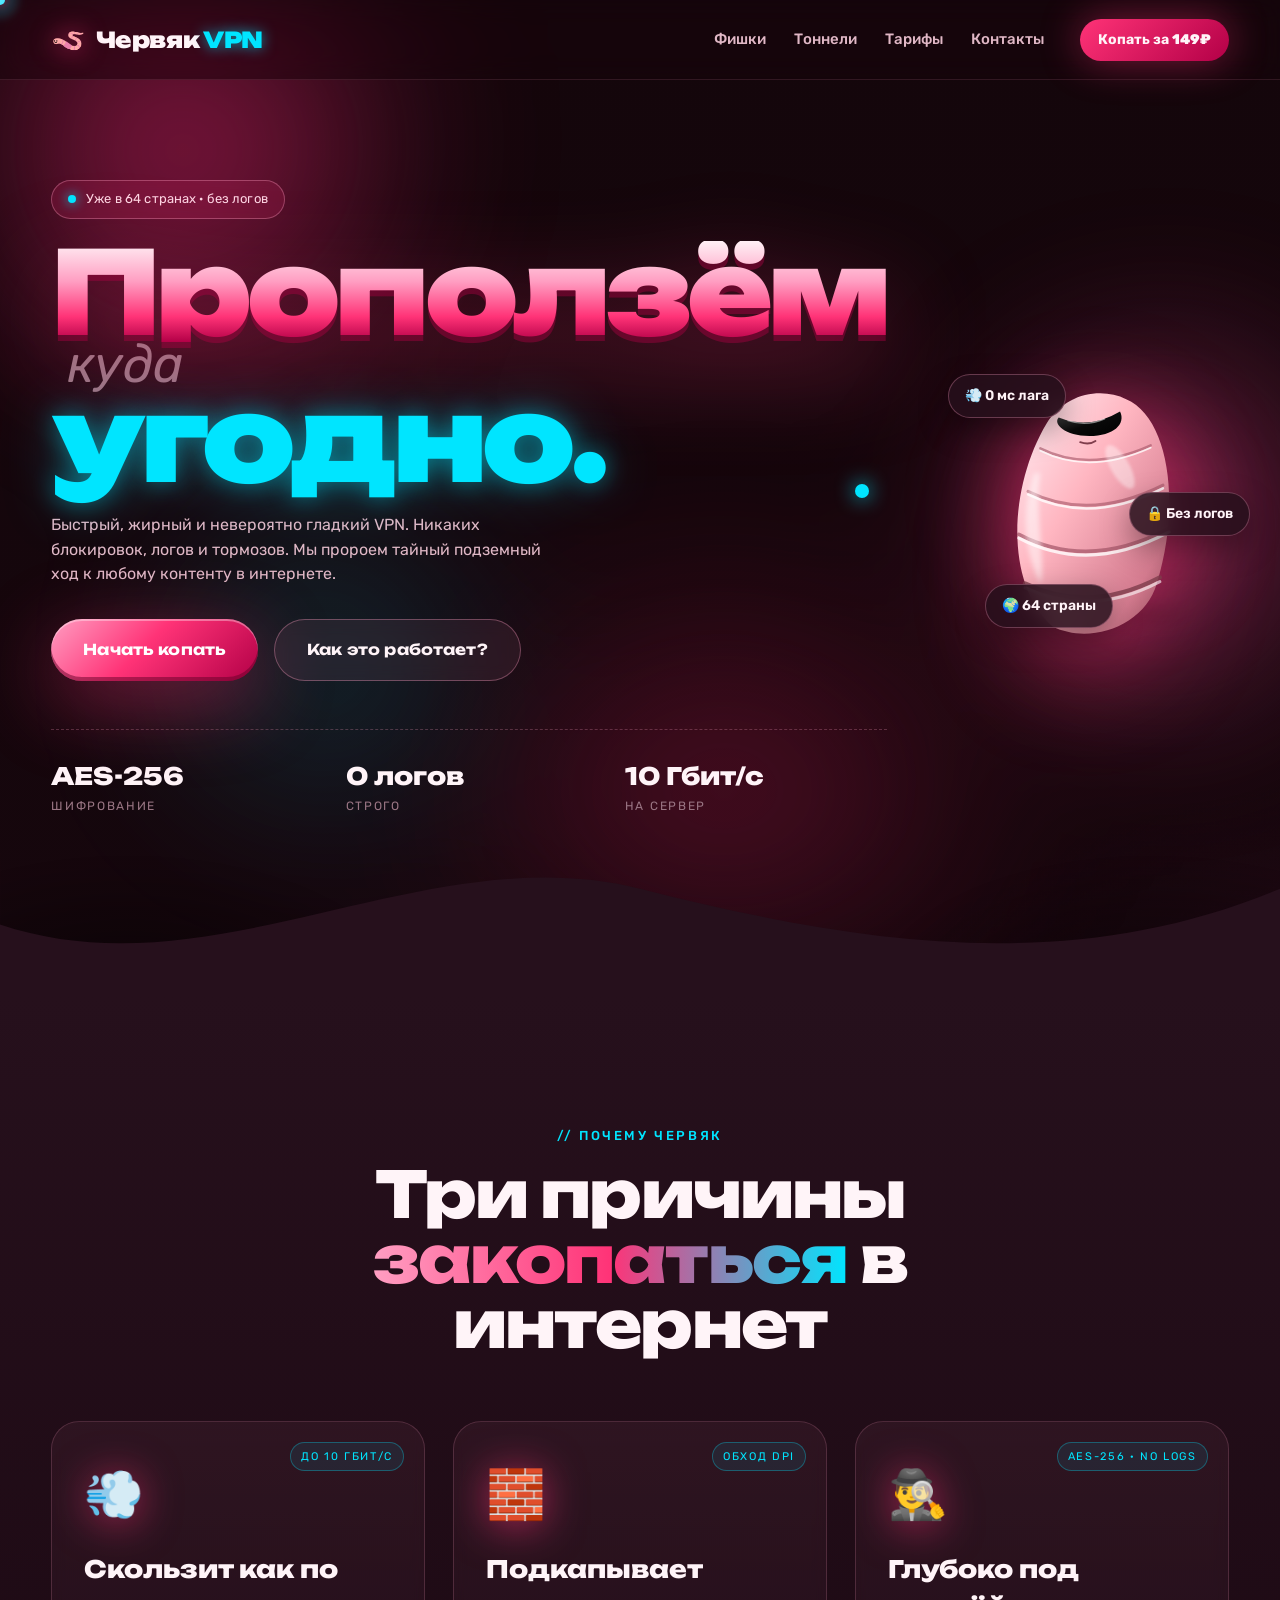
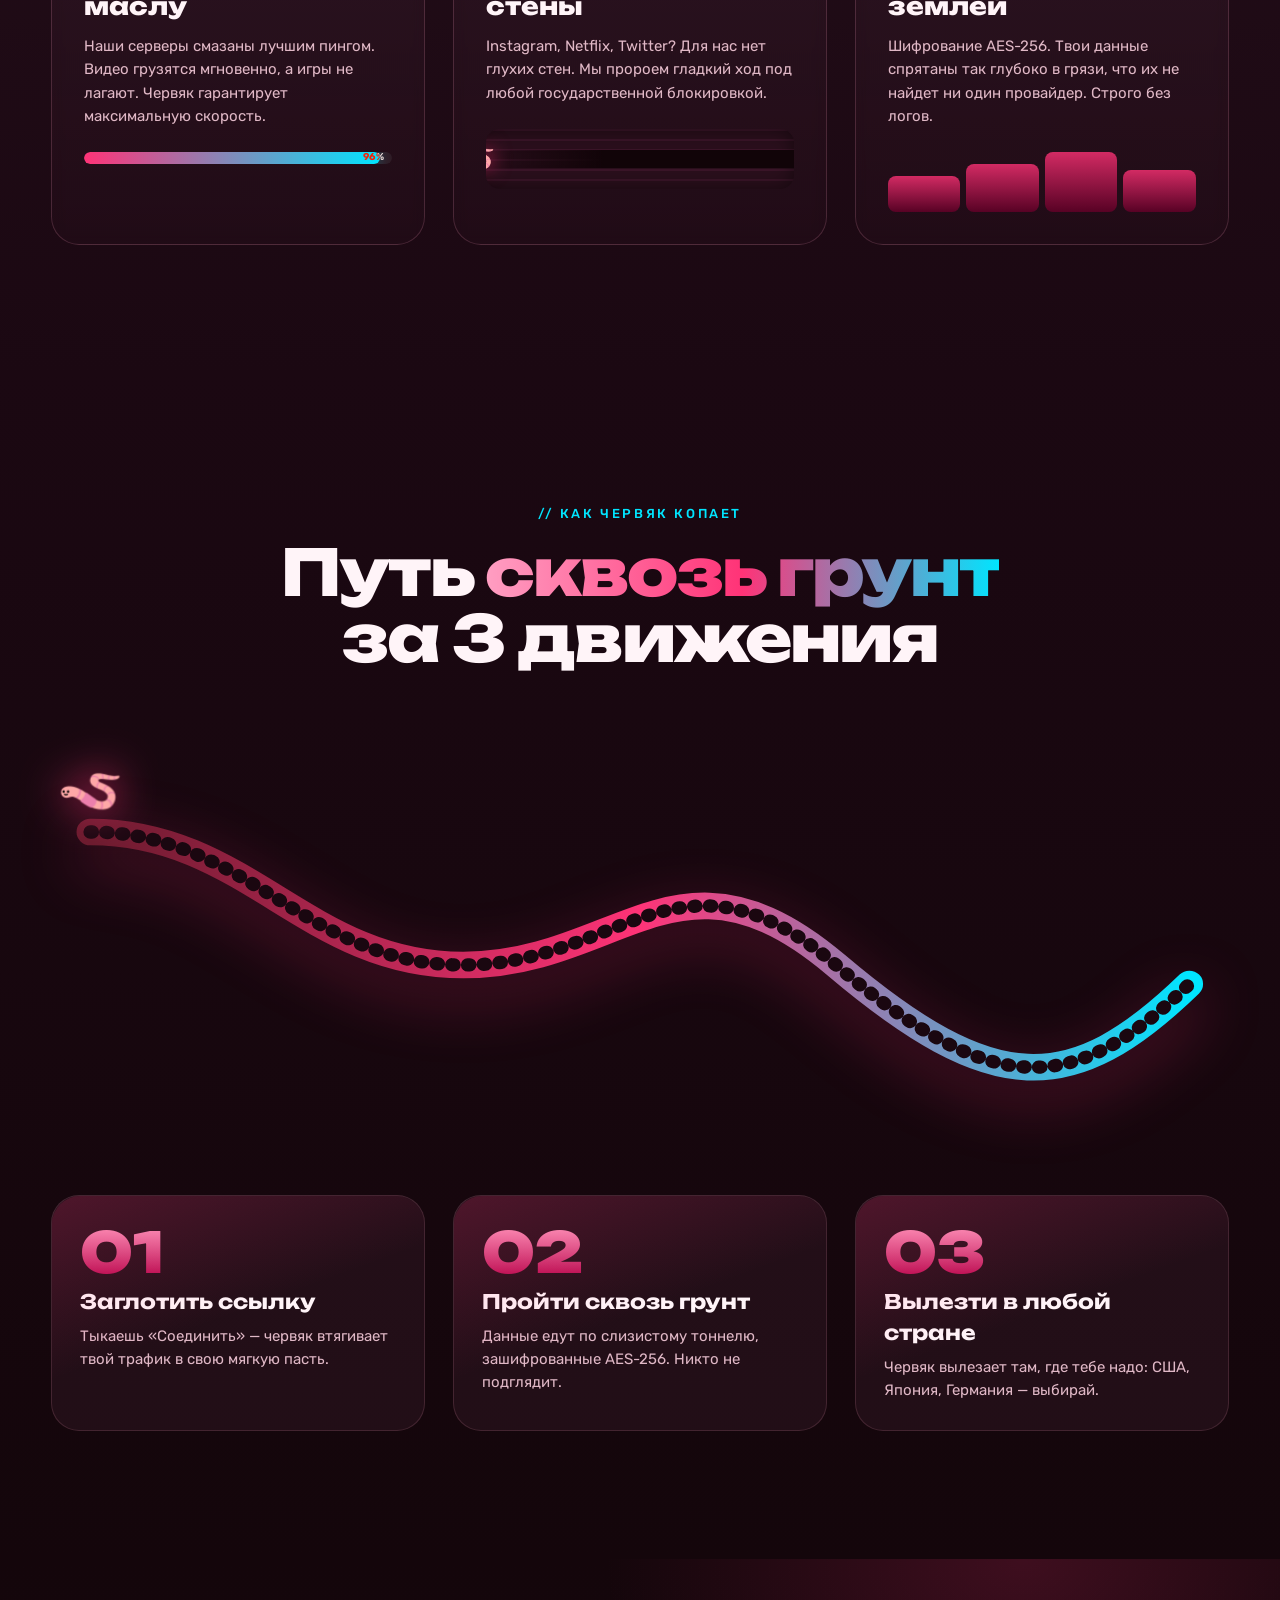
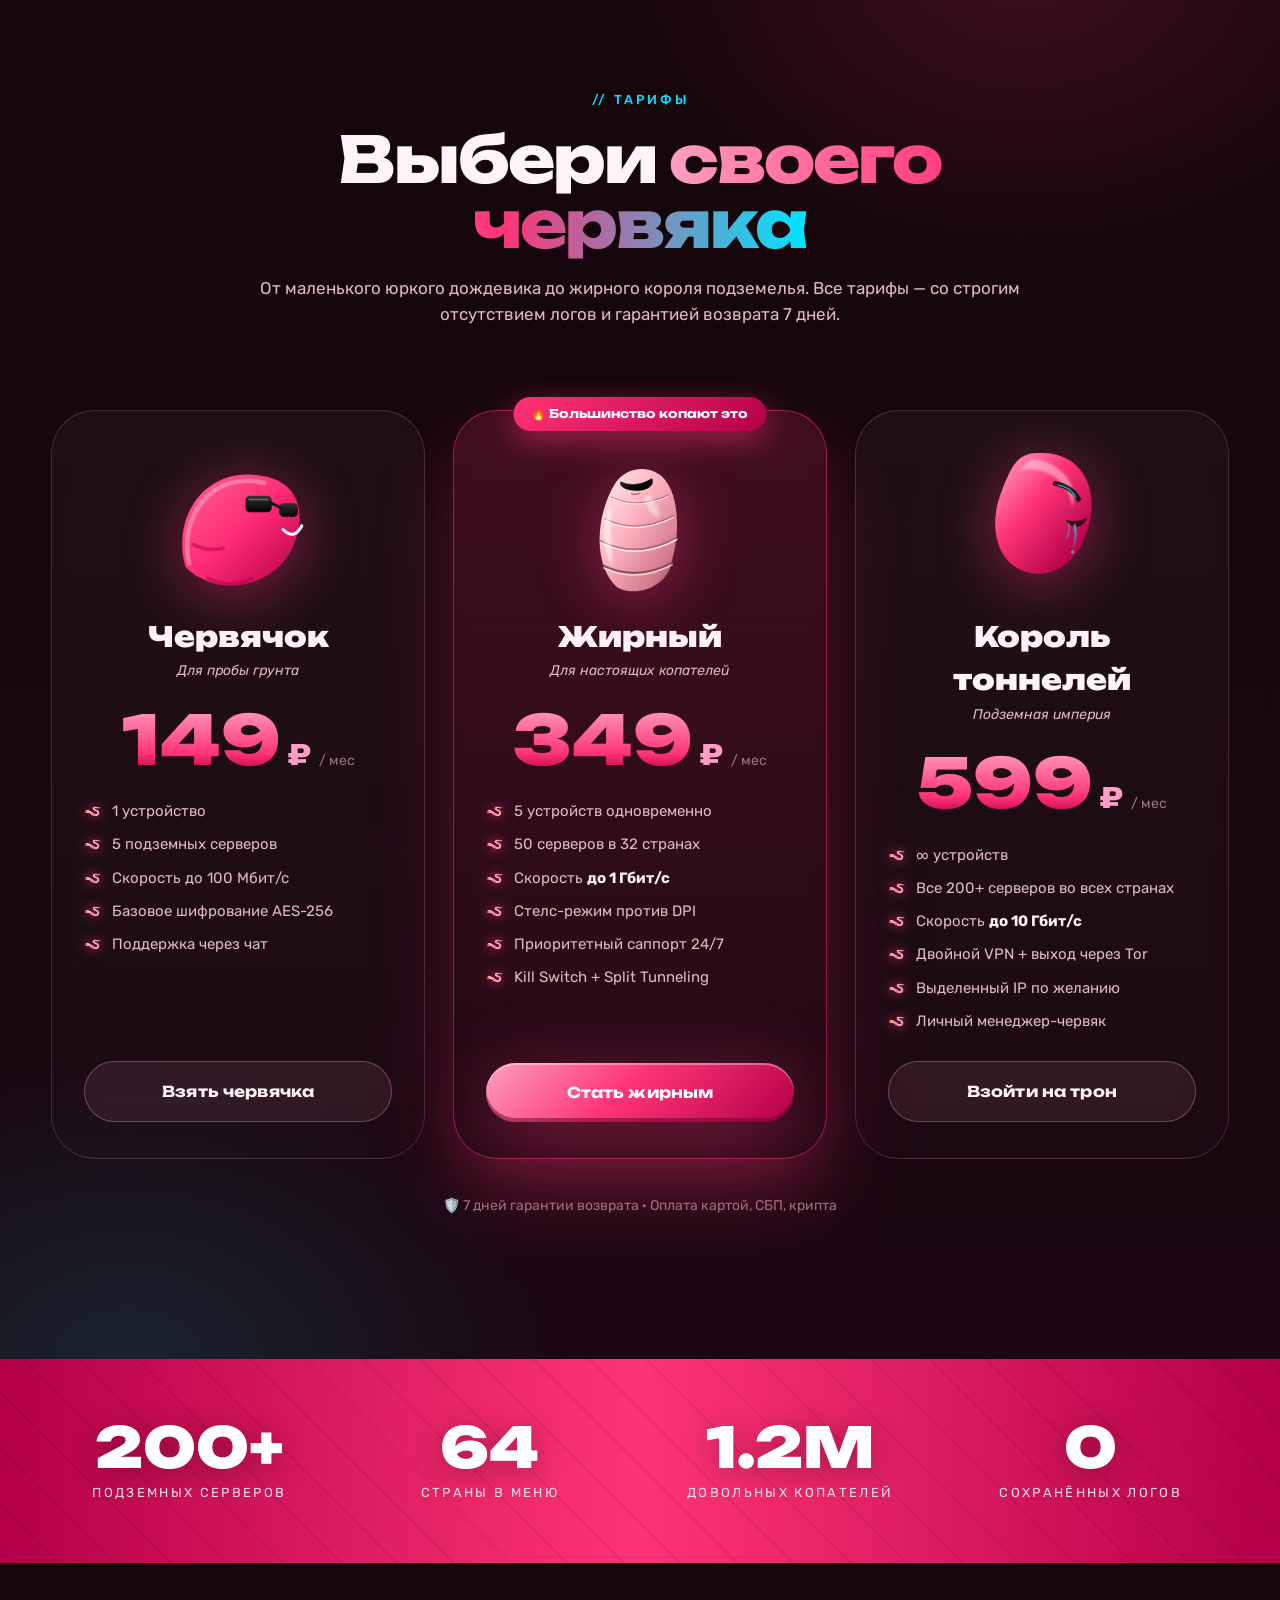
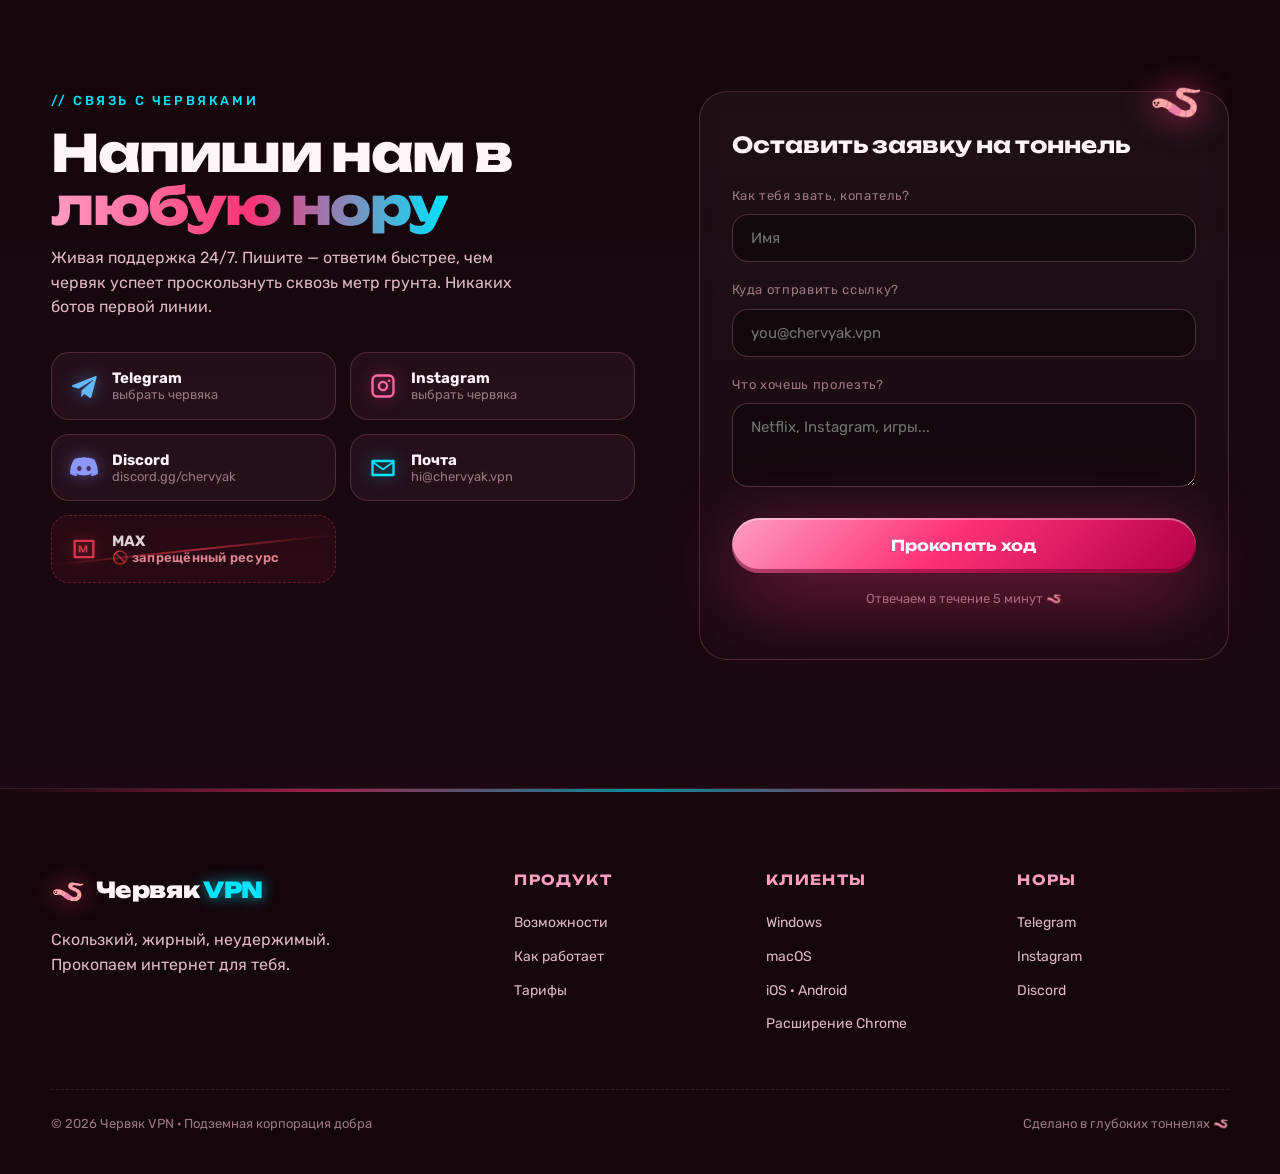
<file: index.html>
<!DOCTYPE html>
<html lang="ru">
<head>
    <meta charset="UTF-8">
    <meta name="viewport" content="width=device-width, initial-scale=1.0">
    <title>Червяк VPN — Проползём куда угодно</title>
    <meta name="description" content="Червяк VPN — жирный, гладкий и невероятно скользкий VPN. Пророем тайный подземный ход к любому контенту.">

    <link rel="preconnect" href="https://fonts.googleapis.com">
    <link rel="preconnect" href="https://fonts.gstatic.com" crossorigin>
    <link href="https://fonts.googleapis.com/css2?family=Unbounded:wght@400;600;800;900&family=Rubik:wght@400;500;700;900&display=swap" rel="stylesheet">

    <link rel="stylesheet" href="style.css">
</head>
<body>

    <!-- Gooey SVG filter used across the site to merge blobs/worms smoothly -->
    <svg class="svg-defs" aria-hidden="true" focusable="false">
        <defs>
            <filter id="goo">
                <feGaussianBlur in="SourceGraphic" stdDeviation="10" result="blur" />
                <feColorMatrix in="blur" mode="matrix"
                    values="1 0 0 0 0
                            0 1 0 0 0
                            0 0 1 0 0
                            0 0 0 22 -10" result="goo" />
                <feBlend in="SourceGraphic" in2="goo" />
            </filter>
            <filter id="slime-drip">
                <feGaussianBlur in="SourceGraphic" stdDeviation="2" />
            </filter>
            <radialGradient id="glow" cx="50%" cy="50%" r="50%">
                <stop offset="0%" stop-color="#ff5599" stop-opacity="0.85" />
                <stop offset="60%" stop-color="#ff2a75" stop-opacity="0.25" />
                <stop offset="100%" stop-color="#000000" stop-opacity="0" />
            </radialGradient>
        </defs>
    </svg>

    <!-- Custom slime cursor -->
    <div class="slime-cursor" aria-hidden="true"></div>
    <div class="slime-cursor-dot" aria-hidden="true"></div>

    <!-- Floating blobs background -->
    <div class="blob-bg" aria-hidden="true">
        <div class="blob blob-1"></div>
        <div class="blob blob-2"></div>
        <div class="blob blob-3"></div>
        <div class="blob blob-4"></div>
    </div>

    <!-- Navigation -->
    <nav class="nav">
        <a href="#" class="nav-logo">
            <span class="logo-worm">🪱</span>
            <span class="logo-text">Червяк<span class="logo-accent">VPN</span></span>
        </a>
        <ul class="nav-links">
            <li><a href="#features">Фишки</a></li>
            <li><a href="#tunnels">Тоннели</a></li>
            <li><a href="#pricing">Тарифы</a></li>
            <li><a href="#contact">Контакты</a></li>
        </ul>
        <a href="#pricing" class="nav-cta">Копать за <b>149₽</b></a>
        <button class="nav-burger" aria-label="Меню">
            <span></span><span></span><span></span>
        </button>
    </nav>

    <!-- HERO -->
    <header class="hero">
        <div class="hero-dirt"></div>

        <div class="hero-inner">
            <div class="hero-copy">
                <div class="hero-badge">
                    <span class="pulse-dot"></span>
                    Уже в 64 странах · без логов
                </div>

                <h1 class="hero-title">
                    <span class="title-line title-fat" data-text="Проползём">Проползём</span>
                    <span class="title-line title-thin">куда</span>
                    <span class="title-line title-goo" data-text="угодно.">угодно.</span>
                </h1>

                <p class="hero-sub">
                    Быстрый, жирный и невероятно гладкий VPN.
                    Никаких блокировок, логов и тормозов.
                    Мы пророем тайный подземный ход к любому контенту в интернете.
                </p>

                <div class="hero-actions">
                    <a href="#pricing" class="btn btn-primary">
                        <span>Начать копать</span>
                        <span class="btn-slime"></span>
                    </a>
                    <a href="#features" class="btn btn-ghost">
                        <span>Как это работает?</span>
                    </a>
                </div>

                <ul class="hero-meta">
                    <li><b>AES-256</b><span>шифрование</span></li>
                    <li><b>0 логов</b><span>строго</span></li>
                    <li><b>10 Гбит/с</b><span>на сервер</span></li>
                </ul>
            </div>

            <div class="hero-visual" data-tilt>
                <div class="worm-shadow"></div>
                <div class="worm-glow"></div>
                <img class="hero-worm" src="assets/worm-hero.svg" alt="Жирный червяк в очках">
                <div class="slime-drip slime-drip-1"></div>
                <div class="slime-drip slime-drip-2"></div>
                <div class="slime-drip slime-drip-3"></div>

                <!-- floating orbiting chips -->
                <div class="orbit-chip chip-speed">💨 0 мс лага</div>
                <div class="orbit-chip chip-lock">🔒 Без логов</div>
                <div class="orbit-chip chip-globe">🌍 64 страны</div>
            </div>
        </div>

        <!-- Wavy tunnel divider -->
        <div class="tunnel-divider" aria-hidden="true">
            <svg viewBox="0 0 1440 160" preserveAspectRatio="none">
                <path d="M0,96 C240,160 480,16 720,64 C960,112 1200,144 1440,64 L1440,160 L0,160 Z" fill="var(--soil-2)"/>
            </svg>
        </div>
    </header>

    <!-- FEATURES -->
    <section class="features" id="features">
        <div class="container">
            <div class="section-head">
                <span class="kicker">// Почему Червяк</span>
                <h2 class="section-title">Три причины <em>закопаться</em> в интернет</h2>
            </div>

            <div class="feature-grid">
                <article class="feature-card card-speed">
                    <div class="feature-emoji">💨</div>
                    <h3>Скользит как по маслу</h3>
                    <p>
                        Наши серверы смазаны лучшим пингом. Видео грузятся мгновенно,
                        а игры не лагают. Червяк гарантирует максимальную скорость.
                    </p>
                    <div class="feature-meter">
                        <div class="meter-fill" data-target="96"></div>
                        <span class="meter-val">96%</span>
                    </div>
                    <span class="feature-tag">до 10 Гбит/с</span>
                </article>

                <article class="feature-card card-wall">
                    <div class="feature-emoji">🧱</div>
                    <h3>Подкапывает стены</h3>
                    <p>
                        Instagram, Netflix, Twitter? Для нас нет глухих стен.
                        Мы пророем гладкий ход под любой государственной блокировкой.
                    </p>
                    <div class="wall-animation">
                        <div class="wall"></div>
                        <div class="tunnel-line"></div>
                        <div class="mini-worm">🪱</div>
                    </div>
                    <span class="feature-tag">обход DPI</span>
                </article>

                <article class="feature-card card-deep">
                    <div class="feature-emoji">🕵️‍♂️</div>
                    <h3>Глубоко под землёй</h3>
                    <p>
                        Шифрование AES-256. Твои данные спрятаны так глубоко в грязи,
                        что их не найдет ни один провайдер. Строго без логов.
                    </p>
                    <div class="depth-bars" aria-hidden="true">
                        <div class="depth-bar"></div>
                        <div class="depth-bar"></div>
                        <div class="depth-bar"></div>
                        <div class="depth-bar"></div>
                    </div>
                    <span class="feature-tag">AES-256 · no logs</span>
                </article>
            </div>
        </div>
    </section>

    <!-- TUNNELS / HOW IT WORKS -->
    <section class="tunnels" id="tunnels">
        <div class="container">
            <div class="section-head">
                <span class="kicker">// Как червяк копает</span>
                <h2 class="section-title">Путь <em>сквозь грунт</em> за 3 движения</h2>
            </div>

            <div class="tunnel-map">
                <svg class="tunnel-path" viewBox="0 0 1200 400" preserveAspectRatio="none" aria-hidden="true">
                    <path id="tunnel-curve"
                          d="M 40 60
                             C 200 60, 260 200, 420 200
                             S 640 60, 800 200
                             S 1040 340, 1160 220"
                          fill="none"
                          stroke="url(#tunnelGrad)"
                          stroke-width="28"
                          stroke-linecap="round"/>
                    <path d="M 40 60
                             C 200 60, 260 200, 420 200
                             S 640 60, 800 200
                             S 1040 340, 1160 220"
                          fill="none"
                          stroke="#1a0710"
                          stroke-width="14"
                          stroke-linecap="round"
                          stroke-dasharray="2 14"/>
                    <defs>
                        <linearGradient id="tunnelGrad" x1="0%" y1="0%" x2="100%" y2="0%">
                            <stop offset="0%" stop-color="#6a1a2d"/>
                            <stop offset="50%" stop-color="#ff3377"/>
                            <stop offset="100%" stop-color="#00e5ff"/>
                        </linearGradient>
                    </defs>
                </svg>

                <div class="crawling-worm" aria-hidden="true">🪱</div>

                <ol class="tunnel-steps">
                    <li>
                        <div class="step-num">01</div>
                        <h4>Заглотить ссылку</h4>
                        <p>Тыкаешь «Соединить» — червяк втягивает твой трафик в свою мягкую пасть.</p>
                    </li>
                    <li>
                        <div class="step-num">02</div>
                        <h4>Пройти сквозь грунт</h4>
                        <p>Данные едут по слизистому тоннелю, зашифрованные AES-256. Никто не подглядит.</p>
                    </li>
                    <li>
                        <div class="step-num">03</div>
                        <h4>Вылезти в любой стране</h4>
                        <p>Червяк вылезает там, где тебе надо: США, Япония, Германия — выбирай.</p>
                    </li>
                </ol>
            </div>
        </div>
    </section>

    <!-- PRICING -->
    <section class="pricing" id="pricing">
        <div class="container">
            <div class="section-head">
                <span class="kicker">// Тарифы</span>
                <h2 class="section-title">Выбери <em>своего червяка</em></h2>
                <p class="section-lead">
                    От маленького юркого дождевика до жирного короля подземелья.
                    Все тарифы — со строгим отсутствием логов и гарантией возврата 7 дней.
                </p>
            </div>

            <div class="plans">
                <article class="plan plan-small">
                    <div class="plan-mascot">
                        <img src="assets/worm-glasses.svg" alt="">
                    </div>
                    <div class="plan-name">Червячок</div>
                    <p class="plan-tag">Для пробы грунта</p>
                    <div class="plan-price">
                        <span class="price-val">149</span>
                        <span class="price-cur">₽</span>
                        <span class="price-per">/ мес</span>
                    </div>
                    <ul class="plan-list">
                        <li>1 устройство</li>
                        <li>5 подземных серверов</li>
                        <li>Скорость до 100 Мбит/с</li>
                        <li>Базовое шифрование AES-256</li>
                        <li>Поддержка через чат</li>
                    </ul>
                    <a href="#contact" class="btn btn-ghost plan-btn">Взять червячка</a>
                </article>

                <article class="plan plan-pro popular">
                    <div class="plan-badge">🔥 Большинство копают это</div>
                    <div class="plan-mascot">
                        <img src="assets/worm-hero.svg" alt="">
                    </div>
                    <div class="plan-name">Жирный</div>
                    <p class="plan-tag">Для настоящих копателей</p>
                    <div class="plan-price">
                        <span class="price-val">349</span>
                        <span class="price-cur">₽</span>
                        <span class="price-per">/ мес</span>
                    </div>
                    <ul class="plan-list">
                        <li>5 устройств одновременно</li>
                        <li>50 серверов в 32 странах</li>
                        <li>Скорость <b>до 1 Гбит/с</b></li>
                        <li>Стелс-режим против DPI</li>
                        <li>Приоритетный саппорт 24/7</li>
                        <li>Kill Switch + Split Tunneling</li>
                    </ul>
                    <a href="#contact" class="btn btn-primary plan-btn">Стать жирным</a>
                </article>

                <article class="plan plan-king">
                    <div class="plan-mascot">
                        <img src="assets/worm-drool.svg" alt="">
                    </div>
                    <div class="plan-name">Король тоннелей</div>
                    <p class="plan-tag">Подземная империя</p>
                    <div class="plan-price">
                        <span class="price-val">599</span>
                        <span class="price-cur">₽</span>
                        <span class="price-per">/ мес</span>
                    </div>
                    <ul class="plan-list">
                        <li>∞ устройств</li>
                        <li>Все 200+ серверов во всех странах</li>
                        <li>Скорость <b>до 10 Гбит/с</b></li>
                        <li>Двойной VPN + выход через Tor</li>
                        <li>Выделенный IP по желанию</li>
                        <li>Личный менеджер-червяк</li>
                    </ul>
                    <a href="#contact" class="btn btn-ghost plan-btn">Взойти на трон</a>
                </article>
            </div>

            <p class="plans-foot">🛡️ 7 дней гарантии возврата · Оплата картой, СБП, крипта</p>
        </div>
    </section>

    <!-- STATS / SOIL STRIP -->
    <section class="stats" aria-label="Статистика">
        <div class="container stats-grid">
            <div class="stat"><b>200+</b><span>подземных серверов</span></div>
            <div class="stat"><b>64</b><span>страны в меню</span></div>
            <div class="stat"><b>1.2M</b><span>довольных копателей</span></div>
            <div class="stat"><b>0</b><span>сохранённых логов</span></div>
        </div>
    </section>

    <!-- CONTACT -->
    <section class="contact" id="contact">
        <div class="container contact-inner">
            <div class="contact-copy">
                <span class="kicker">// Связь с червяками</span>
                <h2 class="section-title">Напиши нам в <em>любую нору</em></h2>
                <p>
                    Живая поддержка 24/7. Пишите — ответим быстрее, чем червяк успеет
                    проскользнуть сквозь метр грунта. Никаких ботов первой линии.
                </p>

                <ul class="contact-list">
                    <li>
                        <button type="button" class="contact-link tg" data-popup="tg">
                            <svg viewBox="0 0 24 24" aria-hidden="true"><path d="M22 3.5 2.5 11.2c-1.2.5-1.2 1.2 0 1.6l5 1.5 11.6-7.3c.5-.3 1-.2.6.2L9.9 15.8l-.4 5.5c.4 0 .6-.2.9-.5l2.1-2 4.3 3.2c.8.4 1.4.2 1.6-.7L22.8 4.8c.3-1.2-.4-1.7-1.3-1.3Z"/></svg>
                            <div>
                                <b>Telegram</b>
                                <span>выбрать червяка</span>
                            </div>
                        </button>
                    </li>
                    <li>
                        <button type="button" class="contact-link ig" data-popup="ig">
                            <svg viewBox="0 0 24 24" aria-hidden="true"><path d="M7 2h10a5 5 0 0 1 5 5v10a5 5 0 0 1-5 5H7a5 5 0 0 1-5-5V7a5 5 0 0 1 5-5Zm0 2a3 3 0 0 0-3 3v10a3 3 0 0 0 3 3h10a3 3 0 0 0 3-3V7a3 3 0 0 0-3-3H7Zm5 3.5a4.5 4.5 0 1 1 0 9 4.5 4.5 0 0 1 0-9Zm0 2a2.5 2.5 0 1 0 0 5 2.5 2.5 0 0 0 0-5Zm5.2-3.1a1.1 1.1 0 1 1 0 2.2 1.1 1.1 0 0 1 0-2.2Z"/></svg>
                            <div>
                                <b>Instagram</b>
                                <span>выбрать червяка</span>
                            </div>
                        </button>
                    </li>
                    <li>
                        <a href="https://discord.gg/chervyak" target="_blank" rel="noopener" class="contact-link dc">
                            <svg viewBox="0 0 24 24" aria-hidden="true"><path d="M20.3 4.4A17.8 17.8 0 0 0 16 3l-.2.4c1.5.4 2.8.9 4 1.6a16 16 0 0 0-15.7 0c1.2-.7 2.5-1.2 4-1.6L7.8 3a17.8 17.8 0 0 0-4.3 1.4C.8 8.7 0 12.8 0 16.8l.1.1A17.8 17.8 0 0 0 5.4 19l1-1.4a11 11 0 0 1-1.8-.9c.1-.1.3-.2.4-.3a12.6 12.6 0 0 0 14 0l.4.3a11 11 0 0 1-1.8.9l1 1.4a17.8 17.8 0 0 0 5.4-2.1v-.1c0-4.6-.9-8.6-3.3-12.4ZM8 14.6c-1 0-1.9-1-1.9-2.2 0-1.2.8-2.2 1.9-2.2s1.9 1 1.9 2.2c0 1.2-.8 2.2-1.9 2.2Zm8 0c-1 0-1.9-1-1.9-2.2 0-1.2.8-2.2 1.9-2.2s1.9 1 1.9 2.2c0 1.2-.8 2.2-1.9 2.2Z"/></svg>
                            <div>
                                <b>Discord</b>
                                <span>discord.gg/chervyak</span>
                            </div>
                        </a>
                    </li>
                    <li>
                        <a href="mailto:hi@chervyak.vpn" class="contact-link mail">
                            <svg viewBox="0 0 24 24" aria-hidden="true"><path d="M3 5h18a1 1 0 0 1 1 1v12a1 1 0 0 1-1 1H3a1 1 0 0 1-1-1V6a1 1 0 0 1 1-1Zm1.7 2L12 12.3 19.3 7H4.7ZM20 8.4l-7.4 5.4a1 1 0 0 1-1.2 0L4 8.4V17h16V8.4Z"/></svg>
                            <div>
                                <b>Почта</b>
                                <span>hi@chervyak.vpn</span>
                            </div>
                        </a>
                    </li>
                    <li>
                        <button type="button" class="contact-link max banned" disabled title="Запрещённый ресурс">
                            <svg viewBox="0 0 24 24" aria-hidden="true">
                                <path d="M4 4h16a1 1 0 0 1 1 1v14a1 1 0 0 1-1 1H4a1 1 0 0 1-1-1V5a1 1 0 0 1 1-1Zm1 2v12h14V6H5Zm2.5 3h2l1.8 4.3L12.9 9h2V15h-1.5v-3.7L12 15H10.7L9 11.3V15H7.5V9Z"/>
                            </svg>
                            <div>
                                <b>MAX</b>
                                <span class="ban-tag">🚫 запрещённый ресурс</span>
                            </div>
                        </button>
                    </li>
                </ul>

                <!-- Popups -->
                <div class="popup-backdrop" id="popup-tg" hidden>
                    <div class="popup" role="dialog" aria-labelledby="popup-tg-title">
                        <button type="button" class="popup-close" aria-label="Закрыть">×</button>
                        <div class="popup-icon tg-icon">
                            <svg viewBox="0 0 24 24" aria-hidden="true"><path d="M22 3.5 2.5 11.2c-1.2.5-1.2 1.2 0 1.6l5 1.5 11.6-7.3c.5-.3 1-.2.6.2L9.9 15.8l-.4 5.5c.4 0 .6-.2.9-.5l2.1-2 4.3 3.2c.8.4 1.4.2 1.6-.7L22.8 4.8c.3-1.2-.4-1.7-1.3-1.3Z"/></svg>
                        </div>
                        <h4 id="popup-tg-title">Выбери, какой червяк ответит</h4>
                        <p>У нас два Telegram-аккаунта. Оба копают одинаково хорошо — пиши в любой.</p>
                        <div class="popup-accounts">
                            <a href="https://t.me/yanbase" target="_blank" rel="noopener" class="popup-account">
                                <span class="acc-avatar">🪱</span>
                                <div>
                                    <b>@yanbase</b>
                                    <span>Основной канал</span>
                                </div>
                                <span class="acc-go">→</span>
                            </a>
                            <a href="https://t.me/golfcartowner" target="_blank" rel="noopener" class="popup-account">
                                <span class="acc-avatar">🪱</span>
                                <div>
                                    <b>@golfcartowner</b>
                                    <span>Запасной копатель</span>
                                </div>
                                <span class="acc-go">→</span>
                            </a>
                        </div>
                    </div>
                </div>

                <div class="popup-backdrop" id="popup-ig" hidden>
                    <div class="popup" role="dialog" aria-labelledby="popup-ig-title">
                        <button type="button" class="popup-close" aria-label="Закрыть">×</button>
                        <div class="popup-icon ig-icon">
                            <svg viewBox="0 0 24 24" aria-hidden="true"><path d="M7 2h10a5 5 0 0 1 5 5v10a5 5 0 0 1-5 5H7a5 5 0 0 1-5-5V7a5 5 0 0 1 5-5Zm0 2a3 3 0 0 0-3 3v10a3 3 0 0 0 3 3h10a3 3 0 0 0 3-3V7a3 3 0 0 0-3-3H7Zm5 3.5a4.5 4.5 0 1 1 0 9 4.5 4.5 0 0 1 0-9Zm0 2a2.5 2.5 0 1 0 0 5 2.5 2.5 0 0 0 0-5Zm5.2-3.1a1.1 1.1 0 1 1 0 2.2 1.1 1.1 0 0 1 0-2.2Z"/></svg>
                        </div>
                        <h4 id="popup-ig-title">В какой нору заглянуть в Instagram?</h4>
                        <p>Два аккаунта Instagram — выбирай любой, перейдём в профиль прямой ссылкой.</p>
                        <div class="popup-accounts">
                            <a href="https://www.instagram.com/yanbasee/" target="_blank" rel="noopener" class="popup-account">
                                <span class="acc-avatar">🪱</span>
                                <div>
                                    <b>@yanbasee</b>
                                    <span>instagram.com/yanbasee</span>
                                </div>
                                <span class="acc-go">→</span>
                            </a>
                            <a href="https://www.instagram.com/golfcartowner1/" target="_blank" rel="noopener" class="popup-account">
                                <span class="acc-avatar">🪱</span>
                                <div>
                                    <b>@golfcartowner1</b>
                                    <span>instagram.com/golfcartowner1</span>
                                </div>
                                <span class="acc-go">→</span>
                            </a>
                        </div>
                    </div>
                </div>
            </div>

            <form class="contact-form" onsubmit="return false;">
                <h3>Оставить заявку на тоннель</h3>
                <label>
                    <span>Как тебя звать, копатель?</span>
                    <input type="text" name="name" placeholder="Имя" required>
                </label>
                <label>
                    <span>Куда отправить ссылку?</span>
                    <input type="email" name="email" placeholder="you@chervyak.vpn" required>
                </label>
                <label>
                    <span>Что хочешь пролезть?</span>
                    <textarea name="msg" rows="3" placeholder="Netflix, Instagram, игры..."></textarea>
                </label>
                <button type="submit" class="btn btn-primary">
                    <span>Прокопать ход</span>
                    <span class="btn-slime"></span>
                </button>
                <p class="form-note">Отвечаем в течение 5 минут 🪱</p>
            </form>
        </div>
    </section>

    <!-- FOOTER -->
    <footer class="footer">
        <div class="container footer-grid">
            <div class="footer-brand">
                <div class="nav-logo footer-logo">
                    <span class="logo-worm">🪱</span>
                    <span class="logo-text">Червяк<span class="logo-accent">VPN</span></span>
                </div>
                <p>Скользкий, жирный, неудержимый. Прокопаем интернет для тебя.</p>
            </div>
            <div class="footer-col">
                <h5>Продукт</h5>
                <a href="#features">Возможности</a>
                <a href="#tunnels">Как работает</a>
                <a href="#pricing">Тарифы</a>
            </div>
            <div class="footer-col">
                <h5>Клиенты</h5>
                <a href="#">Windows</a>
                <a href="#">macOS</a>
                <a href="#">iOS · Android</a>
                <a href="#">Расширение Chrome</a>
            </div>
            <div class="footer-col">
                <h5>Норы</h5>
                <a href="https://t.me/chervyak_vpn">Telegram</a>
                <a href="https://instagram.com/chervyak.vpn">Instagram</a>
                <a href="https://discord.gg/chervyak">Discord</a>
            </div>
        </div>
        <div class="footer-bottom container">
            <span>© 2026 Червяк VPN · Подземная корпорация добра</span>
            <span>Сделано в глубоких тоннелях 🪱</span>
        </div>
    </footer>

    <script src="script.js"></script>
</body>
</html>
</file>
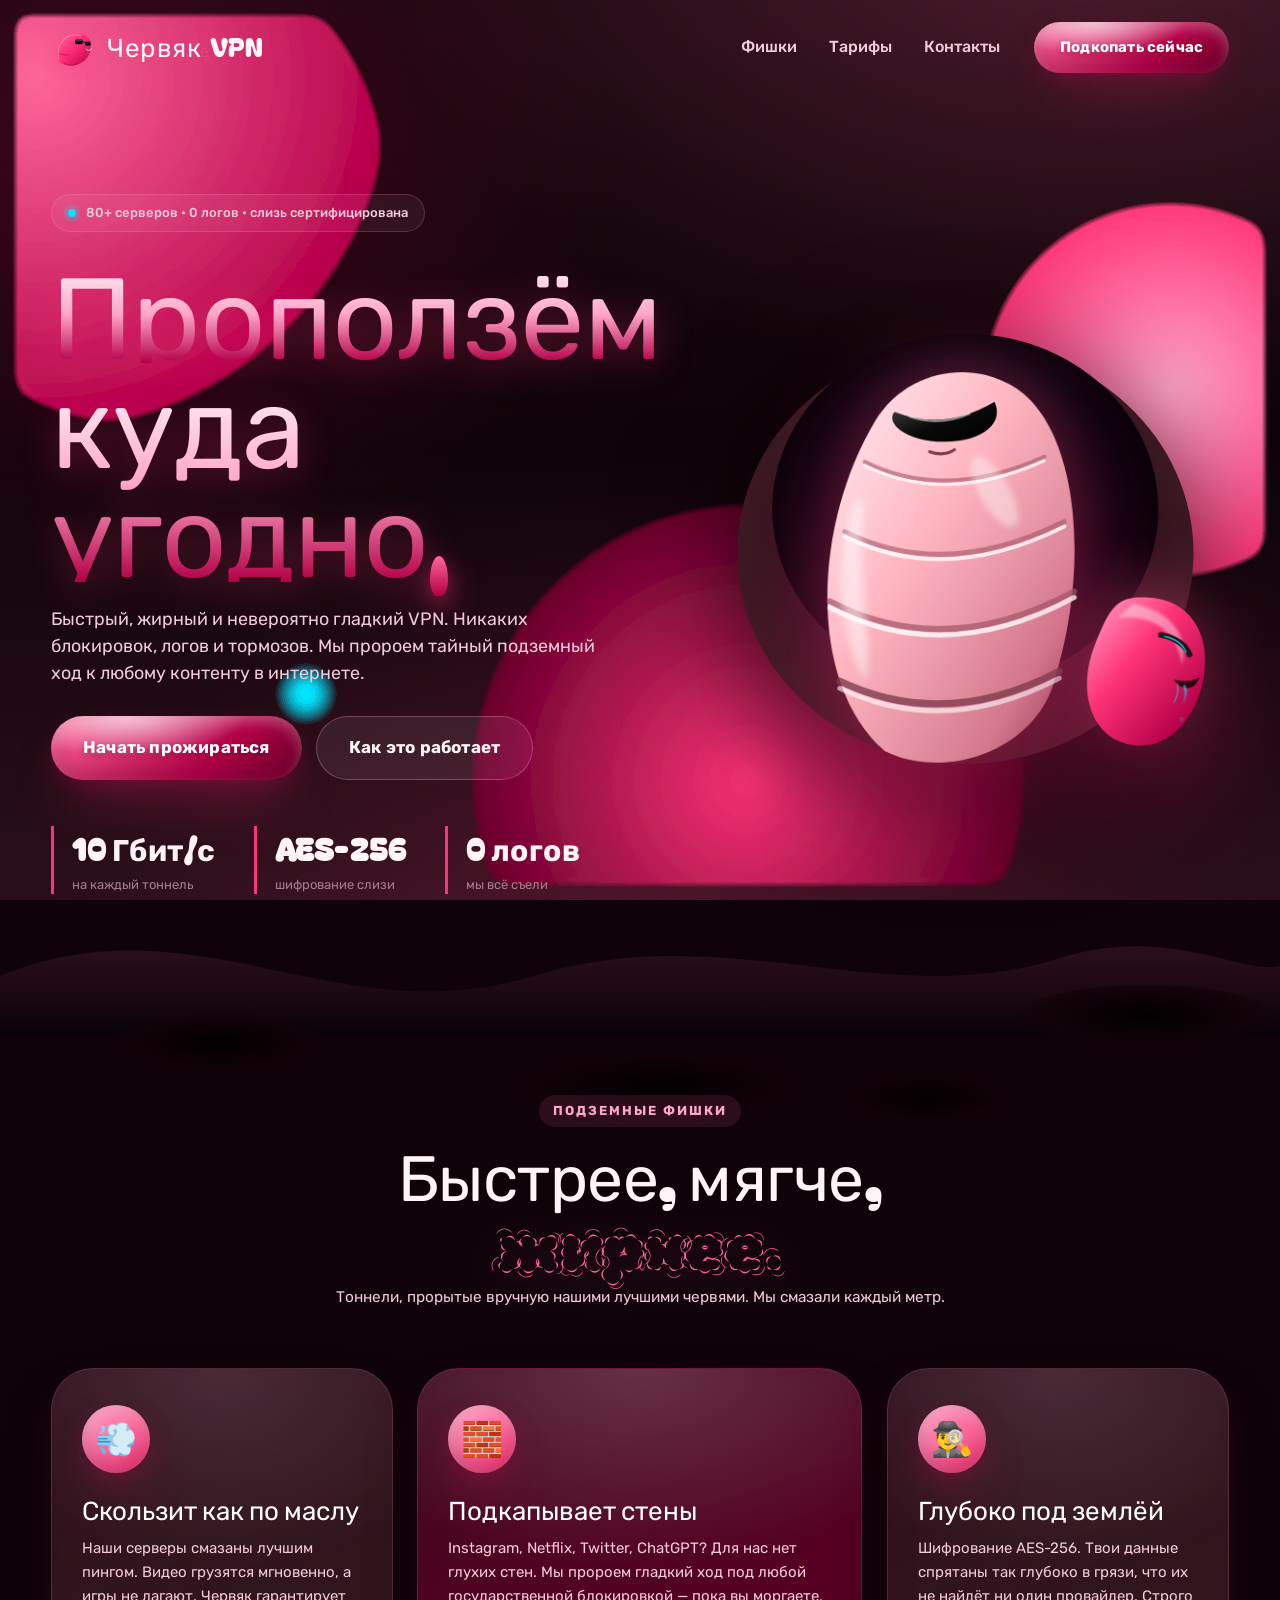
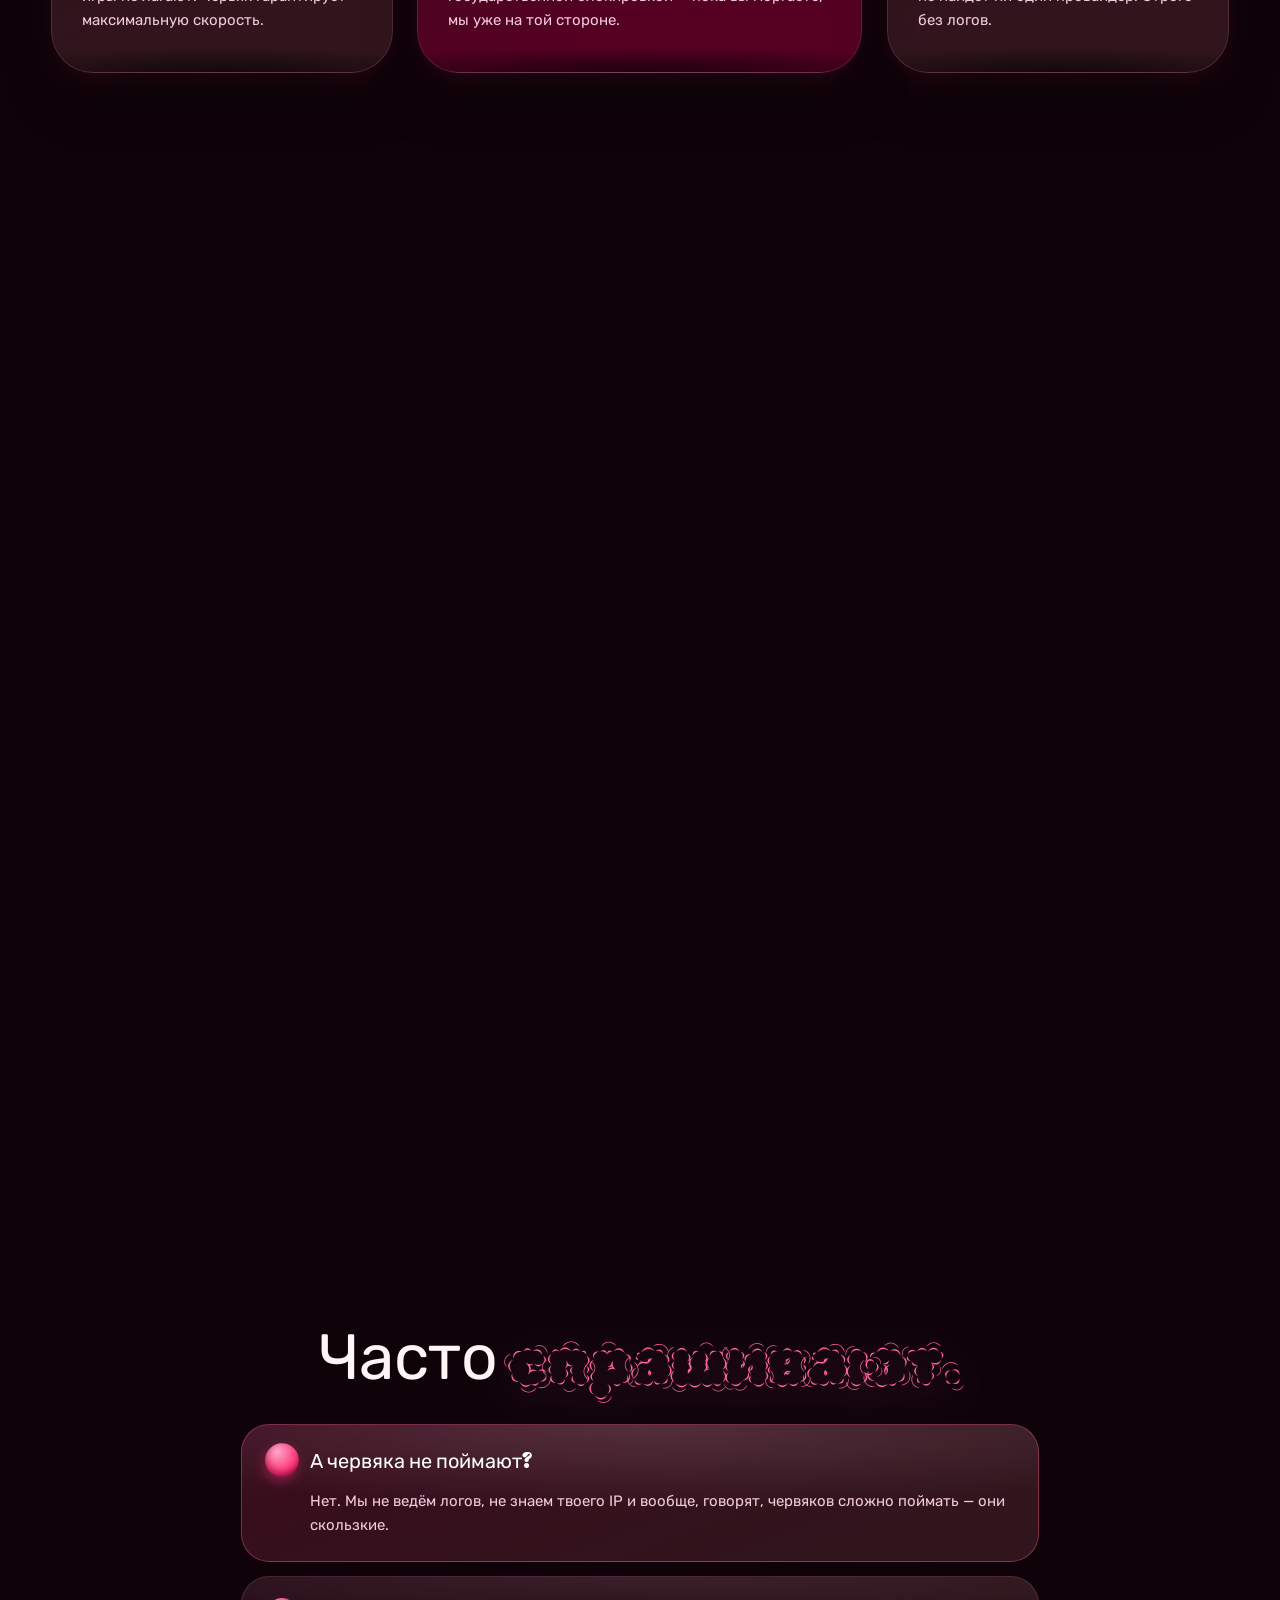
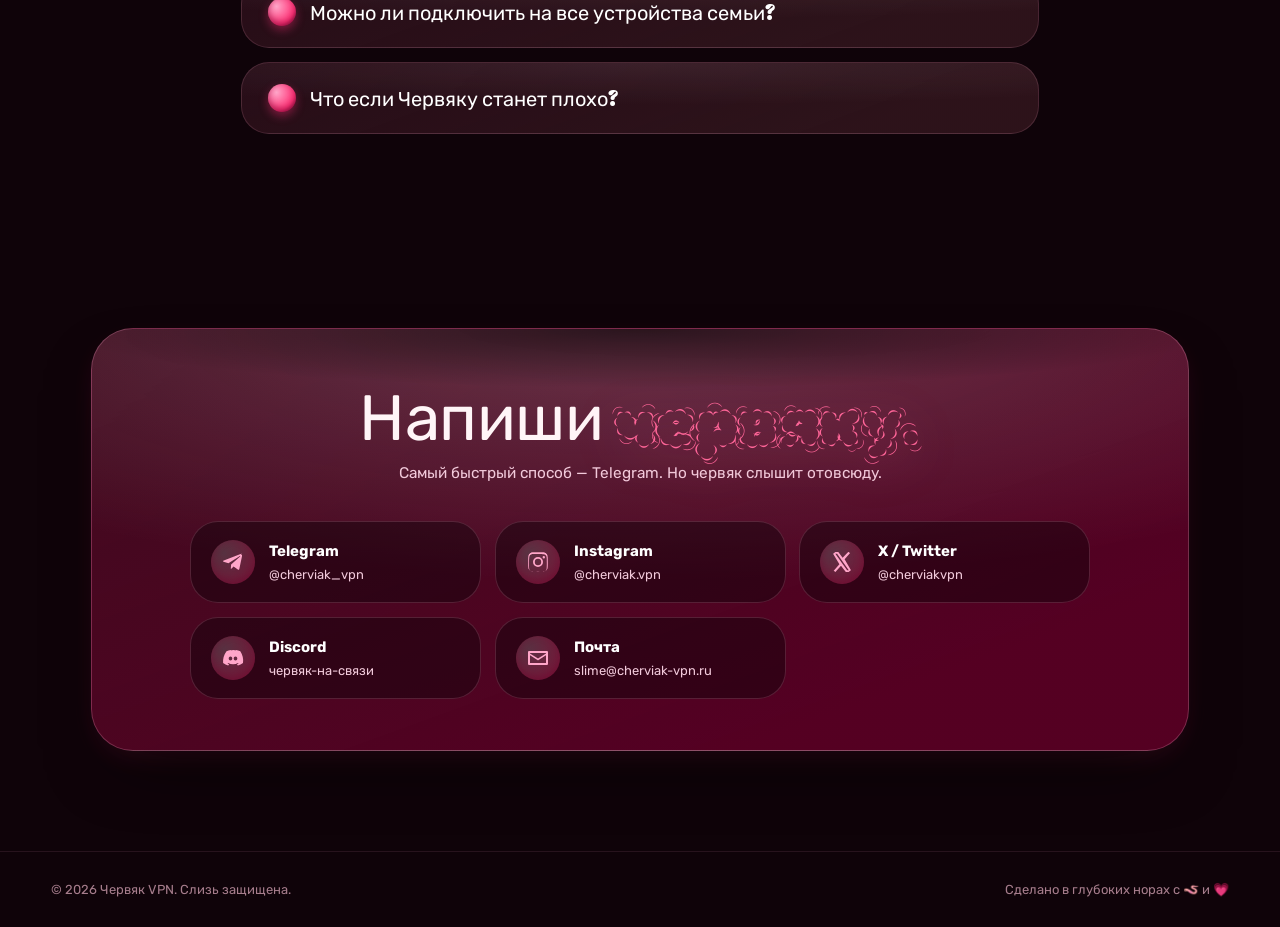
<file: worm-vpn/index.html>
<!DOCTYPE html>
<html lang="ru">
<head>
    <meta charset="UTF-8" />
    <meta name="viewport" content="width=device-width, initial-scale=1.0" />
    <title>Червяк VPN — Проползём куда угодно</title>
    <meta name="description" content="Червяк VPN — жирный, гладкий и невероятно быстрый VPN. Подкапываем стены любых блокировок. Никаких логов, только слизь и скорость." />

    <link rel="preconnect" href="https://fonts.googleapis.com" />
    <link rel="preconnect" href="https://fonts.gstatic.com" crossorigin />
    <link href="https://fonts.googleapis.com/css2?family=Bagel+Fat+One&family=Rubik+Puddles&family=Rubik:wght@400;500;700&display=swap" rel="stylesheet" />

    <link rel="stylesheet" href="style.css" />
    <link rel="icon" type="image/svg+xml" href="assets/worm-glasses.svg" />
</head>
<body>

    <!-- ===== Мягкие световые пятна фона ===== -->
    <div class="goo-bg" aria-hidden="true">
        <span class="blob blob--1"></span>
        <span class="blob blob--2"></span>
        <span class="blob blob--3"></span>
        <span class="blob blob--4"></span>
    </div>
    <div class="noise" aria-hidden="true"></div>

    <!-- ===== SVG-фильтры (слизь/гугуги) ===== -->
    <svg width="0" height="0" class="svg-defs" aria-hidden="true">
        <defs>
            <filter id="goo">
                <feGaussianBlur in="SourceGraphic" stdDeviation="14" result="blur" />
                <feColorMatrix in="blur" mode="matrix"
                    values="1 0 0 0 0
                            0 1 0 0 0
                            0 0 1 0 0
                            0 0 0 22 -10" result="goo" />
                <feComposite in="SourceGraphic" in2="goo" operator="atop"/>
            </filter>

            <filter id="goo-soft">
                <feGaussianBlur in="SourceGraphic" stdDeviation="6" result="blur" />
                <feColorMatrix in="blur" mode="matrix"
                    values="1 0 0 0 0
                            0 1 0 0 0
                            0 0 1 0 0
                            0 0 0 18 -7" />
            </filter>

            <linearGradient id="dirtGrad" x1="0" y1="0" x2="0" y2="1">
                <stop offset="0%" stop-color="#2a0f1a" />
                <stop offset="60%" stop-color="#1a070f" />
                <stop offset="100%" stop-color="#08020a" />
            </linearGradient>

            <radialGradient id="holeGrad" cx="50%" cy="50%" r="50%">
                <stop offset="0%" stop-color="#08020a" />
                <stop offset="70%" stop-color="#2a0f1a" />
                <stop offset="100%" stop-color="#3a1a22" />
            </radialGradient>
        </defs>
    </svg>

    <!-- ===== Навигация ===== -->
    <header class="nav">
        <a href="#top" class="nav__logo">
            <img src="assets/worm-glasses.svg" alt="" class="nav__worm" />
            <span class="nav__name">Червяк<span class="nav__dot">.</span>VPN</span>
        </a>
        <nav class="nav__links">
            <a href="#features">Фишки</a>
            <a href="#pricing">Тарифы</a>
            <a href="#contact">Контакты</a>
        </nav>
        <a href="#pricing" class="btn btn--goo nav__cta">Подкопать сейчас</a>
    </header>

    <!-- ===== HERO ===== -->
    <section class="hero" id="top">
        <div class="hero__content">
            <div class="hero__badge">
                <span class="dot dot--live"></span> 80+ серверов • 0 логов • слизь сертифицирована
            </div>

            <h1 class="hero__title">
                <span class="stretch">Проползём</span>
                <span class="stretch stretch--drip">куда угодно<em class="drip" aria-hidden="true"></em></span>
            </h1>

            <p class="hero__desc">
                Быстрый, жирный и невероятно гладкий VPN. Никаких блокировок, логов и тормозов.
                Мы пророем тайный подземный ход к любому контенту в интернете.
            </p>

            <div class="hero__actions">
                <a href="#pricing" class="btn btn--goo btn--big">Начать прожираться</a>
                <a href="#features" class="btn btn--ghost btn--big">Как это работает</a>
            </div>

            <ul class="hero__meta">
                <li><strong>10 Гбит/с</strong><span>на каждый тоннель</span></li>
                <li><strong>AES-256</strong><span>шифрование слизи</span></li>
                <li><strong>0 логов</strong><span>мы всё съели</span></li>
            </ul>
        </div>

        <div class="hero__visual" aria-hidden="true">
            <!-- Нора -->
            <svg class="hero__hole" viewBox="0 0 600 600" preserveAspectRatio="xMidYMid meet">
                <ellipse cx="300" cy="310" rx="260" ry="240" fill="url(#holeGrad)"/>
                <ellipse cx="300" cy="260" rx="220" ry="200" fill="#08020a"/>
                <ellipse cx="300" cy="245" rx="190" ry="170" fill="#05010a"/>
            </svg>
            <!-- Основной червяк -->
            <img src="assets/worm-hero.svg" alt="Червяк VPN" class="hero__worm hero__worm--main" />
            <!-- Маленький червяк-защитник -->
            <img src="assets/worm-drool.svg" alt="" class="hero__worm hero__worm--mini" />
            <!-- Слизистые капли -->
            <span class="slime-drop slime-drop--1"></span>
            <span class="slime-drop slime-drop--2"></span>
            <span class="slime-drop slime-drop--3"></span>
        </div>

        <!-- Декоративная волна-грязь -->
        <svg class="dirt-wave" viewBox="0 0 1440 180" preserveAspectRatio="none" aria-hidden="true">
            <path d="M0,120 C220,40 380,180 600,120 C820,60 1000,160 1200,100 C1320,70 1400,120 1440,110 L1440,180 L0,180 Z" fill="url(#dirtGrad)"/>
        </svg>
    </section>

    <!-- ===== FEATURES (подземная секция с ямами) ===== -->
    <section class="features" id="features">
        <div class="ground" aria-hidden="true">
            <span class="pit pit--1"></span>
            <span class="pit pit--2"></span>
            <span class="pit pit--3"></span>
            <span class="pit pit--4"></span>
        </div>

        <div class="section__head">
            <p class="eyebrow">Подземные фишки</p>
            <h2 class="section__title">
                Быстрее, мягче,
                <span class="puddle">жирнее.</span>
            </h2>
            <p class="section__desc">
                Тоннели, прорытые вручную нашими лучшими червями. Мы смазали каждый метр.
            </p>
        </div>

        <div class="feat-grid">
            <article class="feat">
                <div class="feat__emoji">💨</div>
                <h3>Скользит как по маслу</h3>
                <p>
                    Наши серверы смазаны лучшим пингом. Видео грузятся мгновенно,
                    а игры не лагают. Червяк гарантирует максимальную скорость.
                </p>
                <div class="feat__tunnel" aria-hidden="true"></div>
            </article>

            <article class="feat feat--wide">
                <div class="feat__emoji">🧱</div>
                <h3>Подкапывает стены</h3>
                <p>
                    Instagram, Netflix, Twitter, ChatGPT? Для нас нет глухих стен.
                    Мы пророем гладкий ход под любой государственной блокировкой —
                    пока вы моргаете, мы уже на той стороне.
                </p>
                <div class="feat__tunnel" aria-hidden="true"></div>
            </article>

            <article class="feat">
                <div class="feat__emoji">🕵️‍♂️</div>
                <h3>Глубоко под землёй</h3>
                <p>
                    Шифрование AES-256. Твои данные спрятаны так глубоко в грязи,
                    что их не найдёт ни один провайдер. Строго без логов.
                </p>
                <div class="feat__tunnel" aria-hidden="true"></div>
            </article>
        </div>
    </section>

    <!-- ===== PRICING ===== -->
    <section class="pricing" id="pricing">
        <div class="section__head">
            <p class="eyebrow">Тарифы</p>
            <h2 class="section__title">
                Выбери своего
                <span class="puddle">червя.</span>
            </h2>
            <p class="section__desc">
                Чем жирнее червяк, тем длиннее и глаже тоннель. Платить можно картой, крипто или морковкой.
            </p>
        </div>

        <div class="plans" data-goo>
            <article class="plan plan--1">
                <header class="plan__head">
                    <span class="plan__worm">🪱</span>
                    <h3 class="plan__name">Дождевик</h3>
                    <p class="plan__tag">начинающий подкопщик</p>
                </header>
                <div class="plan__price">
                    <span class="plan__amount">99<span class="cur">₽</span></span>
                    <span class="plan__period">/мес</span>
                </div>
                <p class="plan__sub">
                    Тонкий, но юркий. Подходит для робких попыток пролезть туда, где тебя не ждут.
                </p>
                <ul class="plan__list">
                    <li>5 стран, 12 серверов</li>
                    <li>1 устройство</li>
                    <li>Скорость до 100 Мбит/с</li>
                    <li>Безлимитный трафик</li>
                    <li>AES-256, 0 логов</li>
                </ul>
                <a href="#contact" class="btn btn--soft">Взять дождевика</a>
            </article>

            <article class="plan plan--2 plan--hot">
                <div class="plan__flag">🔥 популярный</div>
                <header class="plan__head">
                    <span class="plan__worm">🐛</span>
                    <h3 class="plan__name">Жирный Червь</h3>
                    <p class="plan__tag">уже нажрался скорости</p>
                </header>
                <div class="plan__price">
                    <span class="plan__amount">249<span class="cur">₽</span></span>
                    <span class="plan__period">/мес</span>
                </div>
                <p class="plan__sub">
                    Подкапывает любую стену без одышки. Работает пока ты спишь и ест блокировки на завтрак.
                </p>
                <ul class="plan__list">
                    <li>40 стран, все сервера</li>
                    <li>5 устройств одновременно</li>
                    <li>Скорость до 1 Гбит/с</li>
                    <li>Блокировка рекламы и трекеров</li>
                    <li>Double-VPN «тоннель в тоннеле»</li>
                </ul>
                <a href="#contact" class="btn btn--goo">Откормить червя</a>
            </article>

            <article class="plan plan--3">
                <header class="plan__head">
                    <span class="plan__worm">🐍</span>
                    <h3 class="plan__name">Анаконда</h3>
                    <p class="plan__tag">титанический подземный зверь</p>
                </header>
                <div class="plan__price">
                    <span class="plan__amount">499<span class="cur">₽</span></span>
                    <span class="plan__period">/мес</span>
                </div>
                <p class="plan__sub">
                    Роет тоннели размером с метро. Страны дрожат, файрволы плачут. Свой выделенный IP в подарок.
                </p>
                <ul class="plan__list">
                    <li>Все 80+ стран и серверов</li>
                    <li>10 устройств + роутер</li>
                    <li>Скорость до 10 Гбит/с</li>
                    <li>Выделенный IP-адрес</li>
                    <li>Приоритетная поддержка 24/7</li>
                </ul>
                <a href="#contact" class="btn btn--soft">Выпустить Анаконду</a>
            </article>
        </div>
    </section>

    <!-- ===== FAQ-мини ===== -->
    <section class="faq">
        <div class="faq__inner">
            <h2 class="section__title">Часто <span class="puddle">спрашивают.</span></h2>
            <details class="q" open>
                <summary>А червяка не поймают?</summary>
                <p>Нет. Мы не ведём логов, не знаем твоего IP и вообще, говорят, червяков сложно поймать — они скользкие.</p>
            </details>
            <details class="q">
                <summary>Можно ли подключить на все устройства семьи?</summary>
                <p>Можно. На тарифе «Жирный Червь» — до 5 устройств, на «Анаконде» — до 10 + роутер.</p>
            </details>
            <details class="q">
                <summary>Что если Червяку станет плохо?</summary>
                <p>Пишите в Telegram — ответим в течение 10 минут. Если молчим — значит, червяк снова уснул в грязи, ткните его палкой.</p>
            </details>
        </div>
    </section>

    <!-- ===== CONTACT / FOOTER ===== -->
    <section class="contact" id="contact">
        <div class="contact__card">
            <h2 class="section__title">
                Напиши <span class="puddle">червяку.</span>
            </h2>
            <p class="section__desc">
                Самый быстрый способ — Telegram. Но червяк слышит отовсюду.
            </p>

            <div class="socials">
                <a class="social social--tg" href="https://t.me/cherviak_vpn" target="_blank" rel="noopener">
                    <svg viewBox="0 0 24 24" aria-hidden="true"><path d="M21.5 3.3 2.8 10.6c-1 .4-1 .9-.2 1.1l4.8 1.5 11.1-7c.5-.3 1-.1.6.2l-9 8.1-.3 4.3c.4 0 .6-.2.8-.4l2-1.9 4.2 3.1c.8.4 1.3.2 1.5-.7l2.7-12.7c.3-1.1-.4-1.6-1.5-1.2z"/></svg>
                    <div class="social__txt"><strong>Telegram</strong><span>@cherviak_vpn</span></div>
                </a>
                <a class="social social--ig" href="https://instagram.com/cherviak.vpn" target="_blank" rel="noopener">
                    <svg viewBox="0 0 24 24" aria-hidden="true"><path d="M12 2.2c3.2 0 3.6 0 4.9.1 1.2.1 1.8.2 2.2.4.5.2.9.5 1.3.9.4.4.7.8.9 1.3.2.4.3 1 .4 2.2.1 1.3.1 1.7.1 4.9s0 3.6-.1 4.9c-.1 1.2-.2 1.8-.4 2.2a3.5 3.5 0 0 1-.9 1.3c-.4.4-.8.7-1.3.9-.4.2-1 .3-2.2.4-1.3.1-1.7.1-4.9.1s-3.6 0-4.9-.1c-1.2-.1-1.8-.2-2.2-.4a3.5 3.5 0 0 1-1.3-.9 3.5 3.5 0 0 1-.9-1.3c-.2-.4-.3-1-.4-2.2C2.2 15.6 2.2 15.2 2.2 12s0-3.6.1-4.9c.1-1.2.2-1.8.4-2.2.2-.5.5-.9.9-1.3.4-.4.8-.7 1.3-.9.4-.2 1-.3 2.2-.4C8.4 2.2 8.8 2.2 12 2.2zm0 1.8c-3.1 0-3.5 0-4.8.1-1 0-1.5.2-1.9.3-.5.2-.8.4-1.1.7-.3.3-.5.6-.7 1.1-.1.4-.3.9-.3 1.9C3.1 9.5 3 9.9 3 13s0 3.5.1 4.8c0 1 .2 1.5.3 1.9.2.5.4.8.7 1.1.3.3.6.5 1.1.7.4.1.9.3 1.9.3 1.3.1 1.7.1 4.8.1s3.5 0 4.8-.1c1 0 1.5-.2 1.9-.3.5-.2.8-.4 1.1-.7.3-.3.5-.6.7-1.1.1-.4.3-.9.3-1.9.1-1.3.1-1.7.1-4.8s0-3.5-.1-4.8c0-1-.2-1.5-.3-1.9a2 2 0 0 0-.7-1.1 2 2 0 0 0-1.1-.7c-.4-.1-.9-.3-1.9-.3C15.5 4 15.1 4 12 4zm0 3a5 5 0 1 1 0 10 5 5 0 0 1 0-10zm0 1.8a3.2 3.2 0 1 0 0 6.4 3.2 3.2 0 0 0 0-6.4zM17.8 6a1.2 1.2 0 1 1 0 2.4 1.2 1.2 0 0 1 0-2.4z"/></svg>
                    <div class="social__txt"><strong>Instagram</strong><span>@cherviak.vpn</span></div>
                </a>
                <a class="social social--x" href="https://x.com/cherviakvpn" target="_blank" rel="noopener">
                    <svg viewBox="0 0 24 24" aria-hidden="true"><path d="M18.2 2H21l-6.4 7.3L22 22h-6.2l-4.8-6.3L5.4 22H2.6l6.8-7.8L2 2h6.3l4.3 5.7L18.2 2zm-1.1 18.2h1.7L7.1 3.7H5.3l11.8 16.5z"/></svg>
                    <div class="social__txt"><strong>X / Twitter</strong><span>@cherviakvpn</span></div>
                </a>
                <a class="social social--dc" href="https://discord.gg/cherviakvpn" target="_blank" rel="noopener">
                    <svg viewBox="0 0 24 24" aria-hidden="true"><path d="M19.3 5.3A17 17 0 0 0 15 4l-.2.4a14 14 0 0 1 3.8 1.2 13 13 0 0 0-12.5 0A14 14 0 0 1 9.9 4.4L9.7 4a17 17 0 0 0-4.2 1.3A17.6 17.6 0 0 0 2.1 17a17 17 0 0 0 5.1 2.6l1-1.4a11 11 0 0 1-1.6-.8l.4-.3a12 12 0 0 0 10.1 0l.4.3a11 11 0 0 1-1.6.8l1 1.4a17 17 0 0 0 5.1-2.6 17.5 17.5 0 0 0-2.7-11.7zM9.5 14.6c-1 0-1.8-.9-1.8-2s.8-2 1.8-2 1.8.9 1.8 2-.8 2-1.8 2zm5 0c-1 0-1.8-.9-1.8-2s.8-2 1.8-2 1.8.9 1.8 2-.8 2-1.8 2z"/></svg>
                    <div class="social__txt"><strong>Discord</strong><span>червяк-на-связи</span></div>
                </a>
                <a class="social social--em" href="mailto:slime@cherviak-vpn.ru">
                    <svg viewBox="0 0 24 24" aria-hidden="true"><path d="M3 5h18a1 1 0 0 1 1 1v12a1 1 0 0 1-1 1H3a1 1 0 0 1-1-1V6a1 1 0 0 1 1-1zm1 2v.4l8 5 8-5V7H4zm16 2.3-7.4 4.6a1 1 0 0 1-1.2 0L4 9.3V17h16V9.3z"/></svg>
                    <div class="social__txt"><strong>Почта</strong><span>slime@cherviak-vpn.ru</span></div>
                </a>
            </div>
        </div>
    </section>

    <footer class="foot">
        <div class="foot__row">
            <span>© 2026 Червяк VPN. Слизь защищена.</span>
            <span class="foot__tag">Сделано в глубоких норах с 🪱 и 💗</span>
        </div>
    </footer>

    <script src="script.js" defer></script>
</body>
</html>
</file>
<file: style.css>
/* =========================================================
   Червяк VPN — жирный, скользкий, невероятно гладкий
   ========================================================= */

:root {
    /* Core worm palette */
    --pink-1: #ff9ec2;
    --pink-2: #ff3377;
    --pink-3: #b30047;
    --pink-4: #660029;

    /* Accents */
    --slime: #00e5ff;
    --slime-soft: #6ff2ff;
    --gold: #ffd36a;

    /* Soil / background */
    --soil-0: #14060b;
    --soil-1: #1b0812;
    --soil-2: #26101c;
    --soil-3: #3a1a2a;

    /* Text */
    --text: #fff4f8;
    --text-dim: #e0b8c6;
    --text-mute: #9a7684;

    /* Shadows & glows */
    --glow-pink: 0 0 40px rgba(255, 51, 119, .45);
    --glow-pink-lg: 0 20px 80px rgba(255, 51, 119, .45);
    --glow-slime: 0 0 24px rgba(0, 229, 255, .55);

    --radius: 28px;
    --radius-lg: 44px;

    --t-fast: 200ms cubic-bezier(.2, .9, .3, 1.4);
    --t-med: 420ms cubic-bezier(.2, .9, .3, 1.2);
    --t-slow: 900ms cubic-bezier(.25, 1, .3, 1);
}

* { box-sizing: border-box; }
*::selection { background: var(--pink-2); color: #fff; }

html {
    scroll-behavior: smooth;
    background: var(--soil-0);
}

body {
    margin: 0;
    font-family: 'Rubik', system-ui, sans-serif;
    color: var(--text);
    line-height: 1.55;
    background:
        radial-gradient(1200px 800px at 10% -10%, #41162a 0%, transparent 55%),
        radial-gradient(1000px 700px at 110% 20%, #2d0b1c 0%, transparent 60%),
        radial-gradient(900px 700px at 50% 120%, #3b0c22 0%, transparent 55%),
        linear-gradient(180deg, var(--soil-0) 0%, var(--soil-1) 60%, var(--soil-0) 100%);
    min-height: 100vh;
    overflow-x: hidden;
    cursor: none;
}

img, svg { display: block; max-width: 100%; }
a { color: inherit; text-decoration: none; }
ul, ol { list-style: none; margin: 0; padding: 0; }

.container {
    width: min(1200px, 92vw);
    margin: 0 auto;
}

/* hidden defs SVG */
.svg-defs {
    position: absolute;
    width: 0;
    height: 0;
    pointer-events: none;
}

/* ============== CUSTOM SLIME CURSOR ============== */
.slime-cursor,
.slime-cursor-dot {
    position: fixed;
    top: 0; left: 0;
    pointer-events: none;
    z-index: 9999;
    transform: translate(-50%, -50%);
    mix-blend-mode: screen;
}
.slime-cursor {
    width: 46px;
    height: 46px;
    border-radius: 50%;
    background: radial-gradient(circle, rgba(255,51,119,.35), rgba(0,229,255,.15), transparent 70%);
    filter: blur(2px);
    transition: width .3s, height .3s, background .3s;
}
.slime-cursor-dot {
    width: 10px;
    height: 10px;
    border-radius: 50%;
    background: var(--slime);
    box-shadow: var(--glow-slime);
}
body.cursor-hot .slime-cursor {
    width: 70px;
    height: 70px;
    background: radial-gradient(circle, rgba(255,51,119,.7), rgba(255,51,119,.15) 60%, transparent 75%);
}

/* ============== BACKGROUND BLOBS ============== */
.blob-bg {
    position: fixed;
    inset: 0;
    overflow: hidden;
    z-index: 0;
    pointer-events: none;
    filter: blur(90px) saturate(1.2);
    opacity: .65;
}
.blob {
    position: absolute;
    border-radius: 50%;
    animation: blobFloat 22s infinite ease-in-out;
    will-change: transform;
}
.blob-1 {
    width: 520px; height: 520px;
    background: radial-gradient(circle, var(--pink-2), transparent 70%);
    top: -120px; left: -80px;
    animation-duration: 26s;
}
.blob-2 {
    width: 420px; height: 420px;
    background: radial-gradient(circle, #ff5599, transparent 70%);
    top: 35%; right: -100px;
    animation-delay: -8s;
}
.blob-3 {
    width: 380px; height: 380px;
    background: radial-gradient(circle, var(--slime), transparent 70%);
    bottom: 5%; left: 10%;
    animation-delay: -14s;
    opacity: .35;
}
.blob-4 {
    width: 600px; height: 600px;
    background: radial-gradient(circle, #7a1b3a, transparent 70%);
    bottom: -240px; right: 20%;
    animation-delay: -4s;
}
@keyframes blobFloat {
    0%, 100% { transform: translate(0, 0) scale(1); }
    33%      { transform: translate(80px, -40px) scale(1.1); }
    66%      { transform: translate(-60px, 30px) scale(.95); }
}

/* ============== NAV ============== */
.nav {
    position: sticky;
    top: 0;
    z-index: 100;
    display: flex;
    align-items: center;
    gap: 36px;
    padding: 18px clamp(20px, 4vw, 56px);
    backdrop-filter: blur(14px) saturate(1.4);
    -webkit-backdrop-filter: blur(14px) saturate(1.4);
    background: rgba(20, 6, 11, .55);
    border-bottom: 1px solid rgba(255, 158, 194, .12);
}
.nav-logo {
    display: inline-flex;
    align-items: center;
    gap: 10px;
    font-family: 'Unbounded', sans-serif;
    font-weight: 900;
    font-size: 22px;
    letter-spacing: -0.02em;
}
.logo-worm {
    font-size: 28px;
    filter: drop-shadow(0 0 12px rgba(255, 51, 119, .8));
    animation: wiggle 3s infinite ease-in-out;
    display: inline-block;
}
@keyframes wiggle {
    0%, 100% { transform: rotate(-8deg); }
    50%      { transform: rotate(12deg); }
}
.logo-accent {
    color: var(--slime);
    margin-left: 4px;
    text-shadow: 0 0 14px rgba(0, 229, 255, .7);
}
.nav-links {
    display: flex;
    gap: 28px;
    margin-left: auto;
    font-weight: 500;
    font-size: 15px;
}
.nav-links a {
    position: relative;
    color: var(--text-dim);
    transition: color var(--t-fast);
}
.nav-links a::after {
    content: '';
    position: absolute;
    left: 0; right: 100%;
    bottom: -6px;
    height: 3px;
    border-radius: 2px;
    background: linear-gradient(90deg, var(--pink-2), var(--slime));
    transition: right var(--t-med);
}
.nav-links a:hover { color: var(--text); }
.nav-links a:hover::after { right: 0; }
.nav-cta {
    padding: 10px 18px;
    border-radius: 100px;
    background: linear-gradient(135deg, var(--pink-2), var(--pink-3));
    box-shadow: var(--glow-pink);
    font-weight: 700;
    font-size: 14px;
    transition: transform var(--t-fast), box-shadow var(--t-fast);
}
.nav-cta:hover {
    transform: translateY(-2px) scale(1.03);
    box-shadow: 0 0 50px rgba(255, 51, 119, .75);
}
.nav-cta b { font-weight: 900; }
.nav-burger {
    display: none;
    background: none;
    border: 0;
    width: 34px;
    height: 28px;
    position: relative;
    cursor: pointer;
}
.nav-burger span {
    display: block;
    height: 3px;
    background: var(--text);
    border-radius: 2px;
    margin: 5px 0;
}

/* ============== HERO ============== */
.hero {
    position: relative;
    padding: clamp(40px, 8vw, 100px) 0 clamp(120px, 14vw, 180px);
    z-index: 1;
}
.hero-inner {
    width: min(1280px, 92vw);
    margin: 0 auto;
    display: grid;
    grid-template-columns: 1.05fr 1fr;
    align-items: center;
    gap: clamp(32px, 6vw, 80px);
    position: relative;
}

.hero-badge {
    display: inline-flex;
    align-items: center;
    gap: 10px;
    padding: 8px 16px;
    border-radius: 100px;
    background: rgba(255, 51, 119, .14);
    border: 1px solid rgba(255, 158, 194, .35);
    font-size: 13px;
    letter-spacing: .01em;
    color: #ffd6e4;
    backdrop-filter: blur(6px);
}
.pulse-dot {
    width: 8px; height: 8px; border-radius: 50%;
    background: var(--slime);
    box-shadow: 0 0 12px var(--slime);
    animation: pulse 1.6s infinite;
}
@keyframes pulse {
    0%, 100% { transform: scale(1); opacity: 1; }
    50%      { transform: scale(1.6); opacity: .6; }
}

.hero-title {
    font-family: 'Unbounded', sans-serif;
    font-weight: 900;
    font-size: clamp(54px, 9vw, 128px);
    line-height: .88;
    letter-spacing: -0.04em;
    margin: 22px 0 24px;
    color: var(--text);
}
.title-line { display: block; }

.title-fat {
    background: linear-gradient(180deg, #fff0f5 0%, var(--pink-1) 40%, var(--pink-2) 75%, var(--pink-3) 100%);
    -webkit-background-clip: text;
    background-clip: text;
    color: transparent;
    filter: drop-shadow(0 6px 0 rgba(179, 0, 71, .4)) drop-shadow(0 30px 50px rgba(255, 51, 119, .35));
    animation: fatPulse 4s infinite ease-in-out;
}
@keyframes fatPulse {
    0%, 100% { transform: scale(1); }
    50%      { transform: scale(1.02) skewX(-.4deg); }
}
.title-thin {
    font-weight: 400;
    font-size: .45em;
    padding-left: .3em;
    color: var(--text-mute);
    letter-spacing: 0;
    font-family: 'Rubik', sans-serif;
    font-style: italic;
}
.title-goo {
    color: var(--slime);
    position: relative;
    text-shadow:
        0 0 24px rgba(0, 229, 255, .45),
        0 0 60px rgba(0, 229, 255, .3);
}
.title-goo::after {
    /* drooling slime from the last letter */
    content: '';
    position: absolute;
    right: .15em;
    bottom: -.08em;
    width: 14px;
    height: 14px;
    background: var(--slime);
    border-radius: 50%;
    box-shadow: 0 0 20px var(--slime);
    animation: gooDrip 2.4s infinite ease-in;
}
@keyframes gooDrip {
    0%   { transform: translateY(0) scaleY(1); opacity: 0; }
    20%  { transform: translateY(6px) scaleY(1.4); opacity: 1; }
    70%  { transform: translateY(42px) scaleY(1); opacity: .8; }
    100% { transform: translateY(90px) scaleY(.2); opacity: 0; }
}

.hero-sub {
    font-size: clamp(16px, 1.2vw, 19px);
    color: var(--text-dim);
    max-width: 52ch;
    margin-bottom: 32px;
}

.hero-actions {
    display: flex;
    flex-wrap: wrap;
    gap: 16px;
    margin-bottom: 48px;
}

/* ============== BUTTONS ============== */
.btn {
    position: relative;
    display: inline-flex;
    align-items: center;
    justify-content: center;
    gap: 10px;
    padding: 18px 32px;
    font-family: 'Unbounded', sans-serif;
    font-weight: 700;
    font-size: 15px;
    letter-spacing: .01em;
    border: 0;
    border-radius: 100px;
    cursor: pointer;
    transition: transform var(--t-fast), box-shadow var(--t-fast);
    overflow: hidden;
    isolation: isolate;
}
.btn-primary {
    color: #fff;
    background: linear-gradient(135deg, var(--pink-1) 0%, var(--pink-2) 45%, var(--pink-3) 100%);
    box-shadow:
        var(--glow-pink-lg),
        inset 0 -4px 0 rgba(102, 0, 41, .5),
        inset 0 2px 0 rgba(255, 255, 255, .35);
}
.btn-primary::before {
    content: '';
    position: absolute;
    inset: -2px;
    border-radius: inherit;
    background: linear-gradient(135deg, var(--slime), var(--pink-2));
    filter: blur(14px);
    opacity: 0;
    z-index: -1;
    transition: opacity var(--t-med);
}
.btn-primary:hover::before { opacity: .9; }
.btn-primary:hover {
    transform: translateY(-3px) scale(1.03);
}
.btn-primary:active {
    transform: translateY(1px) scale(.99);
}
.btn-slime {
    position: absolute;
    top: 100%;
    left: 50%;
    width: 60%;
    height: 16px;
    transform: translateX(-50%);
    background: radial-gradient(50% 100% at 50% 0%, var(--slime), transparent 70%);
    filter: blur(4px);
    opacity: 0;
    transition: opacity var(--t-fast), transform var(--t-med);
    pointer-events: none;
}
.btn-primary:hover .btn-slime {
    opacity: 1;
    transform: translate(-50%, 6px) scaleY(1.6);
}

.btn-ghost {
    color: var(--text);
    background: rgba(255, 158, 194, .08);
    border: 1px solid rgba(255, 158, 194, .35);
    backdrop-filter: blur(8px);
}
.btn-ghost:hover {
    background: rgba(255, 158, 194, .18);
    transform: translateY(-2px);
    border-color: var(--pink-1);
}

.hero-meta {
    display: grid;
    grid-template-columns: repeat(3, auto);
    gap: clamp(16px, 3vw, 40px);
    align-items: end;
    padding-top: 28px;
    border-top: 1px dashed rgba(255, 158, 194, .25);
}
.hero-meta li { display: flex; flex-direction: column; gap: 2px; }
.hero-meta b {
    font-family: 'Unbounded', sans-serif;
    font-size: 24px;
    font-weight: 800;
    color: var(--text);
}
.hero-meta span {
    font-size: 12px;
    color: var(--text-mute);
    text-transform: uppercase;
    letter-spacing: .14em;
}

/* ============== HERO VISUAL / WORM ============== */
.hero-visual {
    position: relative;
    aspect-ratio: 1 / 1;
    max-width: 560px;
    justify-self: center;
    width: 100%;
}
.worm-glow {
    position: absolute;
    inset: 4%;
    border-radius: 50%;
    background: radial-gradient(circle, rgba(255, 51, 119, .65) 0%, rgba(255, 51, 119, 0) 70%);
    filter: blur(40px);
    animation: glowPulse 5s infinite ease-in-out;
}
.worm-shadow {
    position: absolute;
    bottom: 6%;
    left: 12%;
    right: 12%;
    height: 28px;
    border-radius: 50%;
    background: radial-gradient(ellipse at center, rgba(0,0,0,.65), transparent 70%);
    filter: blur(8px);
    animation: shadowBreath 5s infinite ease-in-out;
}
@keyframes glowPulse {
    0%, 100% { transform: scale(1); opacity: .9; }
    50%      { transform: scale(1.12); opacity: 1; }
}
@keyframes shadowBreath {
    0%, 100% { transform: scale(1, 1); opacity: .8; }
    50%      { transform: scale(.85, 1); opacity: .55; }
}
.hero-worm {
    position: relative;
    width: 88%;
    margin: 0 auto;
    display: block;
    animation: wormFloat 6s infinite ease-in-out;
    transform-origin: 50% 90%;
    filter: drop-shadow(0 40px 50px rgba(255, 51, 119, .45));
    will-change: transform;
}
@keyframes wormFloat {
    0%, 100% { transform: translateY(0) rotate(-1deg); }
    25%      { transform: translateY(-18px) rotate(2deg); }
    50%      { transform: translateY(-8px) rotate(-2deg); }
    75%      { transform: translateY(-22px) rotate(1deg); }
}

/* slime drip drops from worm */
.slime-drip {
    position: absolute;
    width: 18px;
    height: 18px;
    border-radius: 50%;
    background: radial-gradient(circle at 35% 30%, #aaf6ff, var(--slime) 60%, #008aa8 100%);
    box-shadow: 0 0 18px var(--slime);
    opacity: 0;
    filter: drop-shadow(0 4px 10px rgba(0, 229, 255, .7));
}
.slime-drip::before {
    content: '';
    position: absolute;
    left: 50%;
    top: -36px;
    transform: translateX(-50%);
    width: 6px;
    height: 40px;
    background: linear-gradient(to bottom, transparent, var(--slime));
    border-radius: 6px;
    filter: blur(.5px);
}
.slime-drip-1 { top: 62%; left: 28%; animation: drip 3s infinite ease-in .2s; }
.slime-drip-2 { top: 58%; left: 55%; animation: drip 3.4s infinite ease-in 1.1s; }
.slime-drip-3 { top: 68%; left: 72%; animation: drip 2.6s infinite ease-in 1.9s; }
@keyframes drip {
    0%   { transform: translateY(-10px) scale(.6); opacity: 0; }
    30%  { opacity: 1; }
    70%  { transform: translateY(48px) scale(1); opacity: 1; }
    100% { transform: translateY(90px) scale(.2); opacity: 0; }
}

/* Orbiting info chips */
.orbit-chip {
    position: absolute;
    padding: 10px 16px;
    border-radius: 100px;
    background: rgba(38, 16, 28, .85);
    backdrop-filter: blur(10px);
    border: 1px solid rgba(255, 158, 194, .3);
    font-weight: 600;
    font-size: 14px;
    box-shadow: 0 12px 30px rgba(0, 0, 0, .35);
    white-space: nowrap;
    animation: chipFloat 6s infinite ease-in-out;
}
.chip-speed { top: 8%;   left: -6%;  animation-delay: 0s; }
.chip-lock  { top: 48%;  right: -8%; animation-delay: -2s; }
.chip-globe { bottom: 6%; left: 8%;  animation-delay: -4s; }
@keyframes chipFloat {
    0%, 100% { transform: translateY(0); }
    50%      { transform: translateY(-14px); }
}

/* ========= Tunnel wavy divider ========= */
.tunnel-divider {
    position: absolute;
    left: 0; right: 0; bottom: -2px;
    line-height: 0;
}
.tunnel-divider svg {
    width: 100%;
    height: clamp(90px, 14vw, 180px);
    display: block;
}

/* Hero dirt overlay */
.hero-dirt {
    position: absolute;
    inset: 0;
    pointer-events: none;
    background:
        radial-gradient(400px 200px at 10% 100%, rgba(0,0,0,.5), transparent 70%),
        radial-gradient(400px 200px at 90% 100%, rgba(0,0,0,.5), transparent 70%);
    z-index: 0;
}

/* ============== SECTIONS BASE ============== */
section {
    position: relative;
    padding: clamp(80px, 10vw, 140px) 0;
    z-index: 1;
}

.section-head {
    max-width: 820px;
    margin: 0 auto 64px;
    text-align: center;
}
.kicker {
    display: inline-block;
    font-family: 'Rubik', sans-serif;
    font-weight: 500;
    color: var(--slime);
    letter-spacing: .2em;
    text-transform: uppercase;
    font-size: 13px;
    margin-bottom: 16px;
}
.section-title {
    font-family: 'Unbounded', sans-serif;
    font-weight: 800;
    font-size: clamp(34px, 5vw, 64px);
    line-height: 1.02;
    letter-spacing: -0.03em;
    margin: 0;
    color: var(--text);
}
.section-title em {
    font-style: normal;
    background: linear-gradient(90deg, var(--pink-1), var(--pink-2), var(--slime));
    -webkit-background-clip: text;
    background-clip: text;
    color: transparent;
}
.section-lead {
    color: var(--text-dim);
    font-size: 17px;
    margin-top: 18px;
}

/* ============== FEATURES ============== */
.features { background: linear-gradient(180deg, var(--soil-2), var(--soil-1)); }
.feature-grid {
    display: grid;
    grid-template-columns: repeat(3, 1fr);
    gap: 28px;
}
.feature-card {
    position: relative;
    padding: 36px 32px 32px;
    border-radius: var(--radius);
    background:
        linear-gradient(180deg, rgba(255, 158, 194, .06), rgba(255, 158, 194, .02));
    border: 1px solid rgba(255, 158, 194, .18);
    backdrop-filter: blur(6px);
    overflow: hidden;
    transition: transform var(--t-med), border-color var(--t-med), box-shadow var(--t-med);
    min-height: 340px;
}
.feature-card::before {
    content: '';
    position: absolute;
    inset: -1px;
    border-radius: inherit;
    background: radial-gradient(500px 200px at var(--mx, 50%) var(--my, 50%),
        rgba(255, 51, 119, .35), transparent 60%);
    opacity: 0;
    transition: opacity var(--t-med);
    z-index: 0;
    pointer-events: none;
}
.feature-card:hover::before { opacity: 1; }
.feature-card:hover {
    transform: translateY(-8px);
    border-color: rgba(255, 51, 119, .5);
    box-shadow: 0 30px 60px rgba(255, 51, 119, .15);
}
.feature-card > * { position: relative; z-index: 1; }
.feature-emoji {
    font-size: 48px;
    filter: drop-shadow(0 4px 20px rgba(255, 51, 119, .6));
    margin-bottom: 18px;
    animation: floatEmoji 5s infinite ease-in-out;
}
.feature-card:nth-child(2) .feature-emoji { animation-delay: -1.5s; }
.feature-card:nth-child(3) .feature-emoji { animation-delay: -3s; }
@keyframes floatEmoji {
    0%, 100% { transform: translateY(0) rotate(-4deg); }
    50%      { transform: translateY(-6px) rotate(6deg); }
}
.feature-card h3 {
    font-family: 'Unbounded', sans-serif;
    font-size: 24px;
    font-weight: 800;
    margin: 0 0 10px;
}
.feature-card p {
    color: var(--text-dim);
    font-size: 15px;
    margin: 0;
}
.feature-tag {
    position: absolute;
    top: 20px;
    right: 20px;
    font-size: 11px;
    letter-spacing: .15em;
    text-transform: uppercase;
    color: var(--slime);
    background: rgba(0, 229, 255, .08);
    border: 1px solid rgba(0, 229, 255, .3);
    padding: 5px 10px;
    border-radius: 100px;
}

/* speed meter */
.feature-meter {
    margin-top: 24px;
    height: 12px;
    border-radius: 100px;
    background: rgba(255, 255, 255, .06);
    position: relative;
    overflow: hidden;
}
.meter-fill {
    height: 100%;
    width: 0%;
    border-radius: 100px;
    background: linear-gradient(90deg, var(--pink-2), var(--slime));
    box-shadow: 0 0 14px rgba(0, 229, 255, .4);
    transition: width 1.8s cubic-bezier(.2, .9, .3, 1);
}
.meter-val {
    position: absolute;
    right: 8px;
    top: 50%;
    transform: translateY(-50%);
    font-size: 10px;
    font-weight: 700;
    color: #fff;
    mix-blend-mode: difference;
}

/* wall animation */
.wall-animation {
    position: relative;
    margin-top: 24px;
    height: 60px;
    background: repeating-linear-gradient(
        0deg,
        #2a0f1c 0 8px,
        #3a1528 8px 10px
    );
    border-radius: 14px;
    overflow: hidden;
    box-shadow: inset 0 0 20px rgba(0, 0, 0, .5);
}
.tunnel-line {
    position: absolute;
    top: 50%;
    left: -20px;
    transform: translateY(-50%);
    width: calc(100% + 40px);
    height: 18px;
    background:
        radial-gradient(18px 18px at 100% 50%, var(--soil-0), var(--soil-0) 60%, transparent 70%),
        linear-gradient(90deg, transparent, #110408 40%, #110408);
    border-radius: 100px;
    filter: blur(.3px);
}
.mini-worm {
    position: absolute;
    top: 50%;
    left: -30px;
    transform: translateY(-50%);
    font-size: 32px;
    filter: drop-shadow(0 0 10px var(--pink-2));
    animation: crawl 4.5s infinite linear;
}
@keyframes crawl {
    0%   { left: -30px; transform: translateY(-50%) rotate(0); }
    50%  { left: 50%;   transform: translateY(-60%) rotate(3deg); }
    100% { left: calc(100% + 10px); transform: translateY(-50%) rotate(0); }
}

/* depth bars */
.depth-bars {
    display: flex;
    gap: 6px;
    margin-top: 24px;
    height: 60px;
    align-items: end;
}
.depth-bar {
    flex: 1;
    background: linear-gradient(180deg, var(--pink-2), var(--pink-4));
    border-radius: 8px;
    opacity: .8;
    animation: depthPulse 1.8s infinite ease-in-out;
}
.depth-bar:nth-child(1) { animation-delay: 0s;    height: 60%; }
.depth-bar:nth-child(2) { animation-delay: .2s;   height: 80%; }
.depth-bar:nth-child(3) { animation-delay: .4s;   height: 100%; }
.depth-bar:nth-child(4) { animation-delay: .6s;   height: 70%; }
@keyframes depthPulse {
    0%, 100% { transform: scaleY(1); filter: brightness(1); }
    50%      { transform: scaleY(.8); filter: brightness(1.3); }
}

/* ============== TUNNELS (how it works) ============== */
.tunnels {
    background: linear-gradient(180deg, var(--soil-1), var(--soil-0));
    overflow: hidden;
}
.tunnel-map {
    position: relative;
    padding: 40px 0 0;
}
.tunnel-path {
    width: 100%;
    height: clamp(260px, 34vw, 380px);
    filter: drop-shadow(0 20px 30px rgba(255, 51, 119, .3));
}
.crawling-worm {
    position: absolute;
    top: 0; left: 0;
    font-size: 54px;
    transform-origin: center;
    filter: drop-shadow(0 0 20px var(--pink-2));
    pointer-events: none;
    will-change: transform;
    transition: none;
}
.tunnel-steps {
    display: grid;
    grid-template-columns: repeat(3, 1fr);
    gap: 28px;
    margin-top: 40px;
}
.tunnel-steps li {
    padding: 28px;
    border-radius: var(--radius);
    background: rgba(255, 158, 194, .06);
    border: 1px solid rgba(255, 158, 194, .15);
    position: relative;
}
.tunnel-steps li::before {
    content: '';
    position: absolute;
    inset: 0;
    border-radius: inherit;
    background: linear-gradient(160deg, rgba(255, 51, 119, .2), transparent 50%);
    pointer-events: none;
}
.step-num {
    font-family: 'Unbounded', sans-serif;
    font-weight: 900;
    font-size: 56px;
    background: linear-gradient(180deg, var(--pink-1), var(--pink-3));
    -webkit-background-clip: text;
    background-clip: text;
    color: transparent;
    line-height: 1;
    margin-bottom: 6px;
}
.tunnel-steps h4 {
    font-family: 'Unbounded', sans-serif;
    font-size: 20px;
    margin: 0 0 8px;
}
.tunnel-steps p {
    color: var(--text-dim);
    font-size: 15px;
    margin: 0;
}

/* ============== PRICING ============== */
.pricing {
    background:
        radial-gradient(700px 500px at 80% 0%, rgba(255, 51, 119, .18), transparent 60%),
        radial-gradient(700px 500px at 10% 100%, rgba(0, 229, 255, .12), transparent 60%),
        linear-gradient(180deg, var(--soil-0), var(--soil-1));
}
.plans {
    display: grid;
    grid-template-columns: repeat(3, 1fr);
    gap: 28px;
    align-items: stretch;
}
.plan {
    position: relative;
    padding: 36px 32px 36px;
    border-radius: var(--radius-lg);
    background:
        linear-gradient(180deg, rgba(255, 255, 255, .04), rgba(255, 255, 255, .01));
    border: 1px solid rgba(255, 158, 194, .2);
    backdrop-filter: blur(8px);
    display: flex;
    flex-direction: column;
    transition: transform var(--t-med), box-shadow var(--t-med);
    overflow: visible;
}
.plan::before {
    border-radius: inherit;
    overflow: hidden;
}
.plans {
    padding-top: 18px; /* room for popular badge */
}
.plan::before {
    content: '';
    position: absolute;
    inset: 0;
    background: radial-gradient(400px 200px at 50% -20%, rgba(255, 51, 119, .3), transparent 60%);
    opacity: .5;
    pointer-events: none;
}
.plan:hover {
    transform: translateY(-10px);
    box-shadow: 0 40px 80px rgba(255, 51, 119, .2);
}
.plan-mascot {
    width: 150px;
    height: 150px;
    margin: 0 auto 18px;
    filter: drop-shadow(0 10px 30px rgba(255, 51, 119, .45));
    position: relative;
}
.plan-mascot img {
    width: 100%;
    height: 100%;
    object-fit: contain;
    animation: wormFloat 6s infinite ease-in-out;
}
.plan-name {
    font-family: 'Unbounded', sans-serif;
    font-weight: 900;
    font-size: 28px;
    text-align: center;
    margin-bottom: 2px;
}
.plan-tag {
    text-align: center;
    color: var(--text-dim);
    font-size: 14px;
    font-style: italic;
    margin: 0 0 24px;
}
.plan-price {
    display: flex;
    align-items: baseline;
    justify-content: center;
    gap: 2px;
    margin-bottom: 24px;
}
.price-val {
    font-family: 'Unbounded', sans-serif;
    font-size: 68px;
    font-weight: 900;
    background: linear-gradient(180deg, var(--pink-1), var(--pink-2) 70%, var(--pink-3));
    -webkit-background-clip: text;
    background-clip: text;
    color: transparent;
    line-height: 1;
}
.price-cur {
    font-family: 'Unbounded', sans-serif;
    font-size: 28px;
    font-weight: 800;
    color: var(--pink-1);
    margin-left: 4px;
}
.price-per {
    font-size: 14px;
    color: var(--text-mute);
    margin-left: 6px;
}
.plan-list {
    margin: 0 0 28px;
    display: flex;
    flex-direction: column;
    gap: 10px;
    flex: 1;
}
.plan-list li {
    position: relative;
    padding-left: 28px;
    font-size: 15px;
    color: var(--text-dim);
}
.plan-list li::before {
    content: '🪱';
    position: absolute;
    left: 0;
    top: 1px;
    font-size: 14px;
    filter: drop-shadow(0 0 6px var(--pink-2));
}
.plan-list li b { color: var(--text); }
.plan-btn {
    width: 100%;
}

.plan.popular {
    border-color: rgba(255, 51, 119, .5);
    background:
        linear-gradient(180deg, rgba(255, 51, 119, .18), rgba(255, 51, 119, .04));
    transform: scale(1.04);
    box-shadow: 0 40px 80px rgba(255, 51, 119, .25);
}
.plan.popular:hover { transform: translateY(-10px) scale(1.05); }
.plan-badge {
    position: absolute;
    top: -14px;
    left: 50%;
    transform: translateX(-50%);
    background: linear-gradient(135deg, var(--pink-2), var(--pink-3));
    color: #fff;
    font-family: 'Unbounded', sans-serif;
    font-weight: 700;
    font-size: 12px;
    padding: 8px 18px;
    border-radius: 100px;
    box-shadow: 0 10px 30px rgba(255, 51, 119, .5);
    white-space: nowrap;
}
.plans-foot {
    text-align: center;
    color: var(--text-mute);
    margin-top: 36px;
    font-size: 14px;
}

/* ============== STATS ============== */
.stats {
    padding: 60px 0;
    background: linear-gradient(90deg, var(--pink-3), var(--pink-2), var(--pink-3));
    position: relative;
    overflow: hidden;
}
.stats::before {
    content: '';
    position: absolute;
    inset: 0;
    background:
        repeating-linear-gradient(45deg, rgba(0,0,0,.08) 0 2px, transparent 2px 40px);
    pointer-events: none;
}
.stats-grid {
    display: grid;
    grid-template-columns: repeat(4, 1fr);
    gap: 24px;
    position: relative;
    z-index: 1;
}
.stat {
    text-align: center;
    color: #fff;
}
.stat b {
    display: block;
    font-family: 'Unbounded', sans-serif;
    font-size: clamp(36px, 5vw, 56px);
    font-weight: 900;
    line-height: 1;
    text-shadow: 0 4px 30px rgba(0, 0, 0, .3);
}
.stat span {
    display: block;
    margin-top: 8px;
    font-size: 13px;
    letter-spacing: .18em;
    text-transform: uppercase;
    opacity: .85;
}

/* ============== CONTACT ============== */
.contact {
    background: linear-gradient(180deg, var(--soil-0), var(--soil-1));
}
.contact-inner {
    display: grid;
    grid-template-columns: 1.1fr 1fr;
    gap: 64px;
    align-items: start;
}
.contact-copy .section-title { font-size: clamp(34px, 4vw, 52px); text-align: left; }
.contact-copy .kicker { display: block; text-align: left; }
.contact-copy > p {
    color: var(--text-dim);
    max-width: 48ch;
    margin: 14px 0 32px;
}
.contact-list {
    display: grid;
    grid-template-columns: repeat(auto-fit, minmax(220px, 1fr));
    gap: 14px;
}
.contact-link {
    display: flex;
    align-items: center;
    gap: 14px;
    padding: 16px 18px;
    border-radius: 18px;
    background: rgba(255, 158, 194, .06);
    border: 1px solid rgba(255, 158, 194, .2);
    transition: transform var(--t-fast), border-color var(--t-fast), background var(--t-fast);
    /* normalize <button> defaults so they look like anchor tiles */
    color: inherit;
    font: inherit;
    text-align: left;
    width: 100%;
    cursor: pointer;
    appearance: none;
}
.contact-link.banned {
    cursor: not-allowed;
    opacity: .85;
    border-style: dashed;
    border-color: rgba(255, 60, 80, .4);
    background: rgba(255, 60, 80, .08);
    position: relative;
}
.contact-link.banned::after {
    content: '';
    position: absolute;
    left: 0; right: 0; top: 50%;
    height: 2px;
    background: linear-gradient(90deg, transparent, rgba(255,60,80,.7), transparent);
    transform: rotate(-6deg);
    pointer-events: none;
}
.contact-link.banned:hover {
    transform: none;
    background: rgba(255, 60, 80, .12);
    border-color: rgba(255, 60, 80, .55);
    box-shadow: none;
}
.contact-link.max svg { fill: #ff3c50; filter: drop-shadow(0 0 8px rgba(255, 60, 80, .5)); }
.contact-link .ban-tag {
    color: #ff9ba6;
    font-weight: 600;
    letter-spacing: .02em;
}
.contact-link:hover {
    transform: translateY(-3px);
    border-color: var(--pink-2);
    background: rgba(255, 51, 119, .12);
    box-shadow: 0 20px 30px rgba(255, 51, 119, .2);
}
.contact-link svg {
    width: 28px; height: 28px; flex: 0 0 28px;
    fill: var(--pink-1);
    filter: drop-shadow(0 0 8px rgba(255, 51, 119, .5));
}
.contact-link.tg svg { fill: #63b7ff; filter: drop-shadow(0 0 8px rgba(99, 183, 255, .5)); }
.contact-link.ig svg { fill: #ff6aa4; }
.contact-link.wa svg { fill: #4ade80; filter: drop-shadow(0 0 8px rgba(74, 222, 128, .5)); }
.contact-link.dc svg { fill: #8b97ff; filter: drop-shadow(0 0 8px rgba(139, 151, 255, .5)); }
.contact-link.mail svg { fill: var(--slime); filter: drop-shadow(0 0 8px rgba(0, 229, 255, .5)); }
.contact-link div { display: flex; flex-direction: column; line-height: 1.2; }
.contact-link b { font-weight: 700; font-size: 15px; }
.contact-link span { font-size: 13px; color: var(--text-mute); }

.contact-form {
    background:
        linear-gradient(180deg, rgba(255, 255, 255, .04), rgba(255, 255, 255, .01));
    border: 1px solid rgba(255, 158, 194, .2);
    border-radius: var(--radius);
    padding: 36px 32px;
    backdrop-filter: blur(8px);
    position: relative;
}
.contact-form::before {
    content: '🪱';
    position: absolute;
    top: -24px;
    right: 24px;
    font-size: 44px;
    filter: drop-shadow(0 0 16px var(--pink-2));
    animation: wiggle 3s infinite ease-in-out;
}
.contact-form h3 {
    font-family: 'Unbounded', sans-serif;
    font-size: 22px;
    margin: 0 0 24px;
}
.contact-form label {
    display: block;
    margin-bottom: 18px;
}
.contact-form label span {
    display: block;
    font-size: 13px;
    color: var(--text-mute);
    margin-bottom: 8px;
    letter-spacing: .05em;
}
.contact-form input,
.contact-form textarea {
    width: 100%;
    padding: 14px 18px;
    background: rgba(0, 0, 0, .35);
    border: 1px solid rgba(255, 158, 194, .25);
    border-radius: 16px;
    color: var(--text);
    font-family: 'Rubik', sans-serif;
    font-size: 15px;
    transition: border-color var(--t-fast), box-shadow var(--t-fast);
    resize: vertical;
}
.contact-form input:focus,
.contact-form textarea:focus {
    outline: none;
    border-color: var(--pink-2);
    box-shadow: 0 0 0 4px rgba(255, 51, 119, .18);
}
.contact-form .btn { width: 100%; margin-top: 6px; }
.form-note {
    margin-top: 16px;
    text-align: center;
    font-size: 13px;
    color: var(--text-mute);
}

/* ============== FOOTER ============== */
.footer {
    padding: 80px 0 40px;
    background: var(--soil-0);
    border-top: 1px solid rgba(255, 158, 194, .15);
    position: relative;
}
.footer::before {
    content: '';
    position: absolute;
    top: 0; left: 0; right: 0;
    height: 3px;
    background: linear-gradient(90deg, transparent, var(--pink-2), var(--slime), var(--pink-2), transparent);
    opacity: .6;
}
.footer-grid {
    display: grid;
    grid-template-columns: 2fr 1fr 1fr 1fr;
    gap: 40px;
    margin-bottom: 48px;
}
.footer-brand p {
    color: var(--text-dim);
    margin: 16px 0 0;
    max-width: 36ch;
}
.footer-col h5 {
    font-family: 'Unbounded', sans-serif;
    font-size: 14px;
    text-transform: uppercase;
    letter-spacing: .1em;
    margin: 0 0 16px;
    color: var(--pink-1);
}
.footer-col a {
    display: block;
    color: var(--text-dim);
    font-size: 14px;
    padding: 6px 0;
    transition: color var(--t-fast);
}
.footer-col a:hover { color: var(--text); }
.footer-bottom {
    display: flex;
    justify-content: space-between;
    flex-wrap: wrap;
    gap: 10px;
    padding-top: 24px;
    border-top: 1px dashed rgba(255, 158, 194, .15);
    color: var(--text-mute);
    font-size: 13px;
}

/* ============== REVEAL ON SCROLL ============== */
.reveal {
    opacity: 0;
    transform: translateY(30px);
    transition: opacity .9s ease, transform .9s cubic-bezier(.2, .9, .3, 1);
}
.reveal.is-visible {
    opacity: 1;
    transform: translateY(0);
}

/* ============== RESPONSIVE ============== */
@media (max-width: 1080px) {
    .hero-inner { grid-template-columns: 1fr; text-align: center; }
    .hero-copy { order: 2; }
    .hero-visual { order: 1; max-width: 420px; }
    .hero-badge, .hero-actions { margin-inline: auto; }
    .hero-actions { justify-content: center; }
    .hero-sub { margin-inline: auto; }
    .hero-meta { justify-content: center; }

    .feature-grid { grid-template-columns: 1fr 1fr; }
    .plans { grid-template-columns: 1fr; max-width: 520px; margin: 0 auto; }
    .plan.popular { transform: scale(1); }
    .plan.popular:hover { transform: translateY(-10px); }
    .tunnel-steps { grid-template-columns: 1fr; }

    .contact-inner { grid-template-columns: 1fr; }
    .footer-grid { grid-template-columns: 1fr 1fr; }
}

@media (max-width: 720px) {
    body { cursor: auto; }
    .slime-cursor, .slime-cursor-dot { display: none; }

    .nav { gap: 16px; padding: 14px 18px; }
    .nav-links { display: none; }
    .nav-cta { display: none; }
    .nav-burger { display: block; margin-left: auto; }

    .feature-grid { grid-template-columns: 1fr; }
    .stats-grid { grid-template-columns: 1fr 1fr; gap: 32px; }
    .footer-grid { grid-template-columns: 1fr; gap: 30px; }

    .feature-card { min-height: auto; }
    .contact-form { padding: 28px 22px; }
}

@media (prefers-reduced-motion: reduce) {
    *, *::before, *::after {
        animation-duration: .01ms !important;
        animation-iteration-count: 1 !important;
        transition-duration: .01ms !important;
        scroll-behavior: auto !important;
    }
}

/* ============== POPUP (accounts picker) ============== */
.popup-backdrop {
    position: fixed;
    inset: 0;
    z-index: 10000;
    display: flex;
    align-items: center;
    justify-content: center;
    padding: 20px;
    background: rgba(10, 3, 8, .78);
    backdrop-filter: blur(10px);
    -webkit-backdrop-filter: blur(10px);
    opacity: 0;
    pointer-events: none;
    transition: opacity var(--t-med);
}
.popup-backdrop[hidden] { display: none; }
.popup-backdrop.is-open {
    opacity: 1;
    pointer-events: auto;
}
.popup {
    position: relative;
    width: min(440px, 100%);
    padding: 36px 32px 32px;
    border-radius: var(--radius);
    background:
        linear-gradient(180deg, rgba(255, 158, 194, .08), rgba(255, 158, 194, .02)),
        var(--soil-2);
    border: 1px solid rgba(255, 158, 194, .3);
    box-shadow: 0 40px 80px rgba(0, 0, 0, .5), var(--glow-pink-lg);
    transform: translateY(20px) scale(.96);
    transition: transform var(--t-med);
}
.popup-backdrop.is-open .popup {
    transform: translateY(0) scale(1);
}
.popup-close {
    position: absolute;
    top: 14px;
    right: 14px;
    width: 36px;
    height: 36px;
    border-radius: 50%;
    background: rgba(255, 158, 194, .1);
    border: 1px solid rgba(255, 158, 194, .2);
    color: var(--text);
    font-size: 22px;
    line-height: 1;
    cursor: pointer;
    transition: transform var(--t-fast), background var(--t-fast);
}
.popup-close:hover {
    transform: rotate(90deg);
    background: rgba(255, 51, 119, .25);
}
.popup-icon {
    width: 56px;
    height: 56px;
    border-radius: 50%;
    display: grid;
    place-items: center;
    margin-bottom: 16px;
    box-shadow: 0 10px 30px rgba(255, 51, 119, .35);
}
.popup-icon svg { width: 30px; height: 30px; fill: #fff; }
.popup-icon.tg-icon { background: linear-gradient(135deg, #2aabee, #229ed9); }
.popup-icon.ig-icon { background: linear-gradient(135deg, #f58529, #dd2a7b 50%, #8134af 100%); }
.popup h4 {
    font-family: 'Unbounded', sans-serif;
    font-size: 22px;
    margin: 0 0 8px;
    line-height: 1.15;
}
.popup > p {
    color: var(--text-dim);
    font-size: 14px;
    margin: 0 0 22px;
}
.popup-accounts {
    display: flex;
    flex-direction: column;
    gap: 10px;
}
.popup-account {
    display: flex;
    align-items: center;
    gap: 14px;
    padding: 14px 16px;
    border-radius: 16px;
    background: rgba(0, 0, 0, .25);
    border: 1px solid rgba(255, 158, 194, .18);
    transition: transform var(--t-fast), border-color var(--t-fast), background var(--t-fast);
}
.popup-account:hover {
    transform: translateX(4px);
    border-color: var(--pink-2);
    background: rgba(255, 51, 119, .12);
}
.popup-account .acc-avatar {
    width: 40px; height: 40px;
    flex: 0 0 40px;
    border-radius: 50%;
    background: radial-gradient(circle at 35% 35%, var(--pink-1), var(--pink-3));
    display: grid;
    place-items: center;
    font-size: 22px;
    box-shadow: 0 0 14px rgba(255, 51, 119, .5);
}
.popup-account div {
    display: flex;
    flex-direction: column;
    line-height: 1.2;
    flex: 1;
}
.popup-account b { font-weight: 700; font-size: 15px; }
.popup-account span { font-size: 12px; color: var(--text-mute); }
.popup-account .acc-go {
    font-size: 22px;
    color: var(--pink-1);
    transition: transform var(--t-fast);
}
.popup-account:hover .acc-go { transform: translateX(6px); }
</file>
<file: worm-vpn/style.css>
/* ===================================================================
   Червяк VPN — стили
   Жирно, мягко, жидко. Подземно и розово.
   =================================================================== */

:root {
    --bg-0:        #0f0309;
    --bg-1:        #1a070f;
    --bg-2:        #2a0f1a;
    --bg-3:        #3a1a22;

    --pink-100:    #ffe5ef;
    --pink-200:    #ffa6c9;
    --pink-300:    #ff6699;
    --pink-400:    #ff3377;
    --pink-500:    #b30047;
    --pink-600:    #660029;

    --cyan:        #00e5ff;
    --cyan-soft:   rgba(0, 229, 255, .65);

    --text:        #fff5f7;
    --text-soft:   #f2cadb;
    --text-mute:   #a67d8c;

    --radius-xl:   42px;
    --radius-lg:   28px;
    --radius-md:   18px;
    --radius-sm:   12px;

    --shadow-goo:  0 30px 60px -20px rgba(255, 51, 119, .45),
                   0 10px 30px -10px rgba(179, 0, 71, .55),
                   inset 0 -8px 20px rgba(102, 0, 41, .35),
                   inset 0 6px 14px rgba(255, 229, 239, .35);
    --shadow-plate:0 30px 70px -30px rgba(0, 0, 0, .75),
                   0 10px 30px -10px rgba(255, 51, 119, .2);

    --ease-worm:   cubic-bezier(.65, .05, .36, 1);
}

/* ---------- Reset ---------- */
*,
*::before,
*::after { box-sizing: border-box; }

html {
    scroll-behavior: smooth;
    background: var(--bg-0);
}

body {
    margin: 0;
    min-height: 100vh;
    font-family: "Rubik", system-ui, sans-serif;
    color: var(--text);
    background:
        radial-gradient(1200px 800px at 85% -10%, rgba(255, 102, 153, .22), transparent 60%),
        radial-gradient(900px 700px at 10% 20%, rgba(179, 0, 71, .25), transparent 55%),
        radial-gradient(1000px 900px at 50% 110%, rgba(255, 51, 119, .18), transparent 55%),
        linear-gradient(180deg, var(--bg-1) 0%, var(--bg-0) 50%, var(--bg-2) 100%);
    background-attachment: fixed;
    overflow-x: hidden;
    line-height: 1.5;
    -webkit-font-smoothing: antialiased;
}

img { max-width: 100%; display: block; }
a { color: inherit; text-decoration: none; }
ul, ol { margin: 0; padding: 0; list-style: none; }

.svg-defs { position: absolute; width: 0; height: 0; pointer-events: none; }

/* ---------- Фоновые «слизь-блобы» ---------- */
.goo-bg {
    position: fixed;
    inset: 0;
    z-index: 0;
    overflow: hidden;
    pointer-events: none;
    filter: url(#goo);
}

.goo-bg .blob {
    position: absolute;
    display: block;
    border-radius: 50%;
    opacity: .55;
    mix-blend-mode: screen;
    will-change: transform;
}

.blob--1 {
    width: 520px; height: 520px;
    left: -120px; top: -80px;
    background: radial-gradient(circle at 30% 30%, var(--pink-300), var(--pink-500) 70%, transparent 75%);
    animation: float 22s var(--ease-worm) infinite;
}
.blob--2 {
    width: 420px; height: 420px;
    right: -100px; top: 20%;
    background: radial-gradient(circle at 50% 50%, var(--pink-200), var(--pink-400) 65%, transparent 72%);
    animation: float 28s var(--ease-worm) infinite reverse;
}
.blob--3 {
    width: 600px; height: 600px;
    left: 35%; bottom: -20%;
    background: radial-gradient(circle at 50% 50%, var(--pink-400), var(--pink-600) 65%, transparent 75%);
    animation: float 34s var(--ease-worm) infinite;
}
.blob--4 {
    width: 340px; height: 340px;
    left: 8%; top: 62%;
    background: radial-gradient(circle at 60% 40%, var(--cyan), rgba(0, 229, 255, 0) 70%);
    opacity: .35;
    animation: float 26s var(--ease-worm) infinite reverse;
}

@keyframes float {
    0%   { transform: translate3d(0, 0, 0)       scale(1); }
    30%  { transform: translate3d(80px, -40px, 0) scale(1.08); }
    60%  { transform: translate3d(-50px, 60px, 0) scale(.96); }
    100% { transform: translate3d(0, 0, 0)       scale(1); }
}

/* ---------- Шумок поверх ---------- */
.noise {
    position: fixed;
    inset: 0;
    z-index: 1;
    pointer-events: none;
    opacity: .06;
    mix-blend-mode: overlay;
    background-image:
        repeating-radial-gradient(circle at 0 0, rgba(255,255,255,.35) 0 1px, transparent 1px 3px),
        repeating-radial-gradient(circle at 100% 100%, rgba(255,255,255,.2) 0 1px, transparent 1px 4px);
}

/* ---------- Контент выше фона ---------- */
.nav, .hero, .features, .pricing, .faq, .contact, .foot { position: relative; z-index: 2; }

/* =========================================================
   НАВИГАЦИЯ
   ========================================================= */
.nav {
    display: flex;
    align-items: center;
    gap: 24px;
    padding: 22px clamp(18px, 4vw, 56px);
    max-width: 1400px;
    margin: 0 auto;
}

.nav__logo {
    display: flex;
    align-items: center;
    gap: 12px;
    font-family: "Bagel Fat One", "Rubik", sans-serif;
    font-size: 26px;
    letter-spacing: .5px;
    color: var(--text);
}

.nav__worm {
    width: 44px;
    height: 44px;
    filter: drop-shadow(0 6px 12px rgba(255, 51, 119, .45));
    animation: wiggle 4s ease-in-out infinite;
}

@keyframes wiggle {
    0%, 100% { transform: rotate(-6deg) translateY(0); }
    50%      { transform: rotate(8deg)  translateY(-4px); }
}

.nav__dot {
    color: var(--pink-300);
    font-family: "Rubik Puddles", "Bagel Fat One", sans-serif;
}

.nav__links {
    margin-left: auto;
    display: flex;
    gap: 28px;
    font-weight: 500;
    color: var(--text-soft);
}
.nav__links a {
    position: relative;
    padding: 8px 2px;
    transition: color .3s;
}
.nav__links a:hover { color: var(--text); }
.nav__links a::after {
    content: "";
    position: absolute;
    left: 0; right: 0; bottom: 0;
    height: 6px;
    background: var(--pink-300);
    border-radius: 50%;
    transform: scaleX(0);
    transform-origin: center;
    transition: transform .4s var(--ease-worm);
    filter: blur(3px);
    opacity: .85;
}
.nav__links a:hover::after { transform: scaleX(1); }

.nav__cta { margin-left: 8px; }

/* =========================================================
   КНОПКИ
   ========================================================= */
.btn {
    display: inline-flex;
    align-items: center;
    justify-content: center;
    gap: 8px;
    padding: 14px 26px;
    border-radius: 999px;
    font-family: "Rubik", sans-serif;
    font-weight: 700;
    font-size: 15px;
    letter-spacing: .2px;
    cursor: pointer;
    border: none;
    transition: transform .35s var(--ease-worm), box-shadow .35s, filter .3s;
    will-change: transform;
}

.btn--big { padding: 18px 32px; font-size: 17px; }

.btn--goo {
    color: #fff;
    background:
        radial-gradient(120% 160% at 30% 0%, rgba(255,229,239,.8), transparent 40%),
        linear-gradient(135deg, var(--pink-300), var(--pink-500) 65%, var(--pink-600));
    box-shadow: var(--shadow-goo);
    text-shadow: 0 2px 6px rgba(102, 0, 41, .45);
}
.btn--goo:hover {
    transform: translateY(-3px) scale(1.04);
    filter: saturate(1.1);
}
.btn--goo:active { transform: translateY(1px) scale(.98); }

.btn--ghost {
    color: var(--text);
    background: rgba(255, 229, 239, .08);
    border: 1px solid rgba(255, 166, 201, .3);
    backdrop-filter: blur(8px);
}
.btn--ghost:hover { background: rgba(255, 229, 239, .16); transform: translateY(-2px); }

.btn--soft {
    color: var(--pink-500);
    background: var(--pink-100);
    box-shadow: 0 10px 30px -12px rgba(255, 102, 153, .55),
                inset 0 -4px 10px rgba(179, 0, 71, .15);
}
.btn--soft:hover { transform: translateY(-2px); background: #fff; }

/* =========================================================
   HERO
   ========================================================= */
.hero {
    display: grid;
    grid-template-columns: 1.15fr 1fr;
    gap: 40px;
    align-items: center;
    max-width: 1400px;
    margin: 10px auto 0;
    padding: clamp(40px, 7vw, 100px) clamp(18px, 4vw, 56px) 140px;
    min-height: 80vh;
}

.hero__badge {
    display: inline-flex;
    align-items: center;
    gap: 10px;
    padding: 8px 16px;
    font-size: 13px;
    font-weight: 500;
    color: var(--text-soft);
    background: rgba(255, 229, 239, .06);
    border: 1px solid rgba(255, 166, 201, .2);
    border-radius: 999px;
    backdrop-filter: blur(8px);
    margin-bottom: 22px;
}

.dot {
    width: 8px; height: 8px; border-radius: 50%;
    background: var(--pink-300);
    box-shadow: 0 0 0 4px rgba(255, 102, 153, .25);
}
.dot--live { animation: pulse 1.6s ease-in-out infinite; background: var(--cyan); box-shadow: 0 0 0 4px rgba(0, 229, 255, .2); }
@keyframes pulse {
    0%, 100% { box-shadow: 0 0 0 0 rgba(0, 229, 255, .5); }
    50%      { box-shadow: 0 0 0 10px rgba(0, 229, 255, 0); }
}

.hero__title {
    font-family: "Bagel Fat One", "Rubik", sans-serif;
    font-weight: 400;
    font-size: clamp(54px, 9vw, 140px);
    line-height: .95;
    letter-spacing: -1px;
    margin: 0 0 24px;
}

.stretch {
    display: block;
    background: linear-gradient(180deg, #fff 0%, var(--pink-200) 55%, var(--pink-500) 100%);
    -webkit-background-clip: text;
            background-clip: text;
    -webkit-text-fill-color: transparent;
    filter: drop-shadow(0 8px 18px rgba(255, 51, 119, .35));
    transition: transform .5s var(--ease-worm);
}
.hero__title:hover .stretch { transform: skewX(-4deg); }

.stretch--drip { position: relative; display: inline-block; }
.drip {
    position: absolute;
    left: 62%;
    bottom: -14px;
    width: 18px; height: 40px;
    background: linear-gradient(180deg, var(--pink-300), var(--pink-500));
    border-radius: 50% 50% 40% 40% / 60% 60% 40% 40%;
    filter: drop-shadow(0 8px 10px rgba(255, 51, 119, .4));
    animation: drip 3.4s ease-in-out infinite;
    transform-origin: top center;
}
@keyframes drip {
    0%, 30%  { transform: scaleY(.45) translateY(0); opacity: .9; }
    70%      { transform: scaleY(1.5) translateY(18px); opacity: 1; }
    100%     { transform: scaleY(.4) translateY(30px); opacity: 0; }
}

.hero__desc {
    font-size: clamp(16px, 1.4vw, 19px);
    color: var(--text-soft);
    max-width: 560px;
    margin: 0 0 30px;
}

.hero__actions {
    display: flex;
    gap: 14px;
    flex-wrap: wrap;
    margin-bottom: 46px;
}

.hero__meta {
    display: flex;
    gap: clamp(20px, 3vw, 44px);
    flex-wrap: wrap;
}
.hero__meta li {
    display: flex;
    flex-direction: column;
    gap: 4px;
    padding-left: 18px;
    border-left: 3px solid var(--pink-400);
    border-radius: 0 6px 6px 0;
}
.hero__meta strong {
    font-family: "Bagel Fat One", "Rubik", sans-serif;
    font-size: clamp(22px, 2.4vw, 30px);
    color: var(--text);
    letter-spacing: .5px;
}
.hero__meta span { color: var(--text-mute); font-size: 13px; }

/* ---- Hero visual (нора + червяк) ---- */
.hero__visual {
    position: relative;
    aspect-ratio: 1 / 1;
    max-width: 620px;
    justify-self: end;
    width: 100%;
}

.hero__hole {
    position: absolute;
    inset: 0;
    width: 100%; height: 100%;
    filter: drop-shadow(0 30px 60px rgba(0,0,0,.75));
    animation: holeBreathe 7s ease-in-out infinite;
}
@keyframes holeBreathe {
    0%, 100% { transform: scale(1); }
    50%      { transform: scale(1.025); }
}

.hero__worm {
    position: absolute;
    filter: drop-shadow(0 40px 60px rgba(179, 0, 71, .45))
            drop-shadow(0 -10px 30px rgba(255, 102, 153, .3));
    will-change: transform;
}
.hero__worm--main {
    width: 72%;
    left: 12%;
    top: 4%;
    animation: wormCrawl 6s ease-in-out infinite;
    transform-origin: 50% 80%;
}
.hero__worm--mini {
    width: 28%;
    right: 2%;
    bottom: 6%;
    animation: wormCrawl 5s ease-in-out infinite reverse;
    transform-origin: 50% 80%;
}

@keyframes wormCrawl {
    0%, 100% { transform: translateY(0)    rotate(-2deg) scaleY(1); }
    30%      { transform: translateY(-14px) rotate(3deg)  scaleY(.98); }
    60%      { transform: translateY(10px)  rotate(-4deg) scaleY(1.04); }
}

.slime-drop {
    position: absolute;
    width: 14px; height: 14px;
    border-radius: 50%;
    background: radial-gradient(circle at 30% 30%, #fff, var(--cyan) 60%, transparent 75%);
    filter: blur(.5px) drop-shadow(0 0 10px var(--cyan));
    opacity: 0;
}
.slime-drop--1 { left: 48%; top: 55%; animation: slime 3.6s ease-in infinite; }
.slime-drop--2 { left: 58%; top: 45%; animation: slime 4.4s ease-in infinite .8s; }
.slime-drop--3 { left: 40%; top: 60%; animation: slime 3.2s ease-in infinite 1.6s; }
@keyframes slime {
    0%   { transform: translateY(0)  scale(.4); opacity: 0; }
    40%  { transform: translateY(20px) scale(1); opacity: 1; }
    100% { transform: translateY(120px) scale(.3); opacity: 0; }
}

/* ---- Волна грязи внизу hero ---- */
.dirt-wave {
    position: absolute;
    left: 0; right: 0; bottom: -1px;
    width: 100%; height: 180px;
    z-index: 1;
}

/* =========================================================
   Общие секции
   ========================================================= */
.section__head {
    max-width: 800px;
    margin: 0 auto 60px;
    text-align: center;
    padding: 0 clamp(18px, 4vw, 40px);
}
.eyebrow {
    display: inline-block;
    margin: 0 0 14px;
    padding: 6px 14px;
    font-weight: 700;
    font-size: 13px;
    letter-spacing: 2px;
    color: var(--pink-200);
    text-transform: uppercase;
    background: rgba(255, 102, 153, .12);
    border-radius: 999px;
}
.section__title {
    font-family: "Bagel Fat One", "Rubik", sans-serif;
    font-weight: 400;
    font-size: clamp(36px, 5vw, 70px);
    line-height: 1;
    letter-spacing: -.5px;
    margin: 0 0 16px;
}
.section__desc {
    font-size: clamp(15px, 1.2vw, 18px);
    color: var(--text-soft);
    margin: 0;
}

.puddle {
    display: inline-block;
    font-family: "Rubik Puddles", "Bagel Fat One", cursive;
    color: var(--pink-300);
    -webkit-text-stroke: 0;
    line-height: .85;
    transform: translateY(.08em);
    filter: drop-shadow(0 10px 20px rgba(255, 102, 153, .55));
}

/* =========================================================
   FEATURES
   ========================================================= */
.features {
    padding: 60px clamp(18px, 4vw, 56px) 140px;
    max-width: 1400px;
    margin: 0 auto;
}

.ground {
    position: relative;
    height: 0;
}
.pit {
    position: absolute;
    border-radius: 50%;
    background: radial-gradient(ellipse at 50% 45%, #000 0%, #120309 55%, transparent 75%);
    opacity: .85;
    filter: blur(.3px);
}
.pit--1 { width: 220px; height: 60px; left: 5%;  top: -80px; }
.pit--2 { width: 320px; height: 70px; left: 38%; top: -40px; }
.pit--3 { width: 180px; height: 50px; right: 18%; top: -20px; }
.pit--4 { width: 260px; height: 65px; right: -4%; top: -110px; }

.feat-grid {
    display: grid;
    grid-template-columns: 1fr 1.3fr 1fr;
    gap: 24px;
    margin-top: 40px;
}

.feat {
    position: relative;
    padding: 36px 30px 40px;
    border-radius: var(--radius-xl);
    background:
        radial-gradient(140% 120% at 50% 0%, rgba(255, 229, 239, .12), transparent 55%),
        linear-gradient(160deg, rgba(255, 102, 153, .14), rgba(58, 26, 34, .8) 70%);
    border: 1px solid rgba(255, 166, 201, .15);
    backdrop-filter: blur(10px);
    box-shadow: var(--shadow-plate);
    overflow: hidden;
    transition: transform .5s var(--ease-worm), box-shadow .5s, border-color .5s;
}

.feat:hover {
    transform: translateY(-10px) rotate(-.6deg);
    border-color: rgba(255, 102, 153, .45);
    box-shadow: 0 40px 90px -30px rgba(255, 51, 119, .35), var(--shadow-plate);
}

.feat--wide {
    transform: translateY(20px);
    background:
        radial-gradient(140% 120% at 50% 0%, rgba(255, 229, 239, .18), transparent 55%),
        linear-gradient(160deg, rgba(255, 51, 119, .2), rgba(102, 0, 41, .8) 70%);
}
.feat--wide:hover { transform: translateY(10px) rotate(.4deg); }

.feat__emoji {
    width: 68px; height: 68px;
    display: flex; align-items: center; justify-content: center;
    font-size: 34px;
    border-radius: 50%;
    background: linear-gradient(135deg, var(--pink-200), var(--pink-400));
    box-shadow: var(--shadow-goo);
    margin-bottom: 22px;
}

.feat h3 {
    font-family: "Bagel Fat One", "Rubik", sans-serif;
    font-weight: 400;
    font-size: 26px;
    line-height: 1.1;
    margin: 0 0 12px;
    color: #fff;
}
.feat p {
    margin: 0;
    color: var(--text-soft);
    font-size: 15px;
    line-height: 1.6;
}

.feat__tunnel {
    position: absolute;
    left: -30%; right: -30%;
    bottom: -50px;
    height: 100px;
    background: radial-gradient(ellipse at center, rgba(0,0,0,.9) 0%, rgba(0,0,0,.4) 40%, transparent 70%);
    transform: scaleY(.5);
    opacity: .7;
    pointer-events: none;
}

/* =========================================================
   PRICING
   ========================================================= */
.pricing {
    padding: 40px clamp(18px, 4vw, 56px) 140px;
    max-width: 1400px;
    margin: 0 auto;
}

.plans {
    display: grid;
    grid-template-columns: repeat(3, 1fr);
    gap: 28px;
    margin-top: 40px;
    align-items: stretch;
}

.plan {
    position: relative;
    padding: 40px 32px 44px;
    border-radius: var(--radius-xl);
    background: linear-gradient(180deg, #fff 0%, #ffe5ef 100%);
    color: #3a0a1a;
    box-shadow: var(--shadow-plate);
    display: flex;
    flex-direction: column;
    overflow: hidden;
    transition: transform .45s var(--ease-worm), box-shadow .45s;
}
.plan::after {
    content: "";
    position: absolute;
    inset: auto -20% -40% -20%;
    height: 100px;
    background: radial-gradient(ellipse at center, rgba(0,0,0,.3), transparent 70%);
}

.plan:hover { transform: translateY(-8px); }

.plan--hot {
    background:
        radial-gradient(140% 100% at 50% 0%, rgba(255, 229, 239, .8), transparent 60%),
        linear-gradient(160deg, var(--pink-300) 0%, var(--pink-500) 60%, var(--pink-600) 100%);
    color: #fff;
    transform: translateY(-18px);
    box-shadow: 0 40px 80px -20px rgba(255, 51, 119, .6),
                0 20px 40px -20px rgba(179, 0, 71, .6),
                inset 0 -10px 20px rgba(102, 0, 41, .45),
                inset 0 6px 14px rgba(255, 229, 239, .3);
}
.plan--hot:hover { transform: translateY(-26px); }

.plan__flag {
    position: absolute;
    top: 18px; right: 18px;
    padding: 6px 12px;
    font-size: 12px;
    font-weight: 700;
    letter-spacing: 1px;
    color: var(--pink-600);
    background: #fff;
    border-radius: 999px;
    text-transform: uppercase;
    box-shadow: 0 6px 20px -6px rgba(0,0,0,.3);
}

.plan__head { margin-bottom: 22px; }
.plan__worm {
    display: inline-flex;
    width: 56px; height: 56px;
    align-items: center; justify-content: center;
    border-radius: 50%;
    background: radial-gradient(circle at 30% 30%, #fff, var(--pink-200) 75%);
    font-size: 30px;
    box-shadow: inset 0 -6px 14px rgba(179, 0, 71, .25);
    margin-bottom: 14px;
}
.plan--hot .plan__worm {
    background: radial-gradient(circle at 30% 30%, #fff, var(--pink-400) 75%);
}

.plan__name {
    font-family: "Bagel Fat One", "Rubik", sans-serif;
    font-weight: 400;
    font-size: 32px;
    line-height: 1;
    margin: 0 0 6px;
    letter-spacing: .3px;
}
.plan__tag {
    margin: 0;
    font-size: 13px;
    color: currentColor;
    opacity: .75;
}

.plan__price {
    display: flex;
    align-items: baseline;
    gap: 6px;
    margin: 14px 0 18px;
}
.plan__amount {
    font-family: "Bagel Fat One", "Rubik", sans-serif;
    font-size: 64px;
    line-height: 1;
    letter-spacing: -1px;
}
.plan--hot .plan__amount { text-shadow: 0 6px 16px rgba(102,0,41,.4); }
.cur { font-size: 36px; margin-left: 2px; }
.plan__period { font-size: 16px; opacity: .8; }

.plan__sub {
    margin: 0 0 22px;
    font-size: 14px;
    opacity: .8;
    line-height: 1.6;
    min-height: 60px;
}

.plan__list {
    display: flex;
    flex-direction: column;
    gap: 10px;
    margin-bottom: 28px;
    font-size: 15px;
    flex-grow: 1;
}
.plan__list li {
    position: relative;
    padding-left: 26px;
}
.plan__list li::before {
    content: "";
    position: absolute;
    left: 0; top: .45em;
    width: 14px; height: 14px;
    border-radius: 50%;
    background: radial-gradient(circle at 30% 30%, #fff, var(--pink-400) 70%);
    box-shadow: 0 2px 6px rgba(179, 0, 71, .35);
}
.plan--hot .plan__list li::before {
    background: radial-gradient(circle at 30% 30%, #fff, var(--cyan) 85%);
    box-shadow: 0 0 10px var(--cyan-soft);
}

.plan .btn { width: 100%; }

/* =========================================================
   FAQ
   ========================================================= */
.faq {
    padding: 40px clamp(18px, 4vw, 56px) 120px;
    max-width: 900px;
    margin: 0 auto;
    text-align: center;
}
.faq__inner .section__title { margin-bottom: 40px; }

.q {
    text-align: left;
    padding: 20px 26px;
    margin-bottom: 14px;
    border-radius: var(--radius-lg);
    background:
        radial-gradient(140% 100% at 50% 0%, rgba(255,229,239,.08), transparent 60%),
        linear-gradient(160deg, rgba(255, 102, 153, .1), rgba(58, 26, 34, .7) 80%);
    border: 1px solid rgba(255, 166, 201, .15);
    transition: background .35s, border-color .35s;
}
.q[open] {
    background:
        radial-gradient(140% 100% at 50% 0%, rgba(255,229,239,.15), transparent 60%),
        linear-gradient(160deg, rgba(255, 51, 119, .18), rgba(58, 26, 34, .8) 80%);
    border-color: rgba(255, 102, 153, .35);
}

.q summary {
    list-style: none;
    cursor: pointer;
    display: flex;
    align-items: center;
    gap: 14px;
    font-family: "Bagel Fat One", "Rubik", sans-serif;
    font-weight: 400;
    font-size: 20px;
    color: #fff;
}
.q summary::-webkit-details-marker { display: none; }
.q summary::before {
    content: "";
    width: 28px; height: 28px;
    border-radius: 50%;
    background: radial-gradient(circle at 30% 30%, var(--pink-200), var(--pink-400) 65%, var(--pink-600) 100%);
    box-shadow: 0 4px 10px rgba(255, 51, 119, .4),
                inset 0 -3px 6px rgba(102, 0, 41, .5);
    transition: transform .4s var(--ease-worm);
    flex-shrink: 0;
}
.q[open] summary::before { transform: scale(1.2) rotate(15deg); }
.q p {
    margin: 14px 0 4px 42px;
    color: var(--text-soft);
    font-size: 15px;
    line-height: 1.6;
}

/* =========================================================
   CONTACT
   ========================================================= */
.contact {
    padding: 60px clamp(18px, 4vw, 56px) 100px;
    max-width: 1200px;
    margin: 0 auto;
}

.contact__card {
    padding: clamp(32px, 4vw, 60px);
    border-radius: var(--radius-xl);
    text-align: center;
    background:
        radial-gradient(140% 100% at 50% 0%, rgba(255,229,239,.2), transparent 60%),
        linear-gradient(160deg, rgba(255, 51, 119, .2), rgba(102, 0, 41, .8) 80%);
    border: 1px solid rgba(255, 166, 201, .25);
    box-shadow: var(--shadow-plate);
    position: relative;
    overflow: hidden;
}
.contact__card::before {
    content: "";
    position: absolute;
    left: -40px; right: -40px; top: -60px;
    height: 120px;
    background: radial-gradient(ellipse at center, #000 0%, transparent 70%);
    opacity: .6;
}

.socials {
    margin: 36px auto 0;
    display: grid;
    grid-template-columns: repeat(auto-fit, minmax(220px, 1fr));
    gap: 14px;
    max-width: 900px;
}

.social {
    display: flex;
    align-items: center;
    gap: 14px;
    padding: 18px 20px;
    border-radius: var(--radius-lg);
    background: rgba(15, 3, 9, .45);
    border: 1px solid rgba(255, 166, 201, .18);
    text-align: left;
    transition: transform .3s var(--ease-worm), background .3s, border-color .3s;
}
.social:hover {
    transform: translateY(-4px);
    background: rgba(15, 3, 9, .7);
    border-color: var(--pink-300);
}
.social svg {
    flex-shrink: 0;
    width: 24px; height: 24px;
    fill: var(--pink-200);
    padding: 10px;
    box-sizing: content-box;
    border-radius: 50%;
    background: radial-gradient(circle at 30% 30%, rgba(255,229,239,.2), rgba(255,51,119,.35));
    box-shadow: inset 0 -3px 8px rgba(102,0,41,.4);
}
.social:hover svg { fill: #fff; }
.social__txt { display: flex; flex-direction: column; gap: 2px; }
.social__txt strong { font-size: 15px; color: #fff; }
.social__txt span  { font-size: 13px; color: var(--text-soft); }

/* =========================================================
   FOOTER
   ========================================================= */
.foot {
    border-top: 1px solid rgba(255, 166, 201, .1);
    padding: 28px clamp(18px, 4vw, 56px);
    max-width: 1400px;
    margin: 0 auto;
}
.foot__row {
    display: flex;
    justify-content: space-between;
    gap: 20px;
    flex-wrap: wrap;
    color: var(--text-mute);
    font-size: 13px;
}

/* =========================================================
   RESPONSIVE
   ========================================================= */
@media (max-width: 1024px) {
    .hero {
        grid-template-columns: 1fr;
        padding-bottom: 100px;
    }
    .hero__visual { justify-self: center; max-width: 480px; }
    .feat-grid { grid-template-columns: 1fr 1fr; }
    .feat--wide { grid-column: span 2; transform: none; }
    .plans { grid-template-columns: 1fr; gap: 20px; max-width: 440px; margin-inline: auto; }
    .plan--hot { transform: none; }
    .plan--hot:hover { transform: translateY(-8px); }
}

@media (max-width: 720px) {
    .nav__links { display: none; }
    .nav__cta { margin-left: auto; }
    .feat-grid { grid-template-columns: 1fr; }
    .feat--wide { grid-column: auto; }
    .hero__meta { gap: 20px; }
    .hero__title { font-size: clamp(48px, 14vw, 84px); }
    .foot__row { justify-content: flex-start; }
}

/* =========================================================
   JS-эффекты: reveal + goo-trail
   ========================================================= */
.reveal {
    opacity: 0;
    transform: translateY(28px);
    transition: opacity .8s var(--ease-worm), transform .8s var(--ease-worm);
    will-change: opacity, transform;
}
.reveal.is-in {
    opacity: 1;
    transform: none;
}

.plan { transform-style: preserve-3d; }

.goo-trail {
    position: fixed;
    pointer-events: none;
    z-index: 9999;
    border-radius: 50%;
    background: radial-gradient(circle at 30% 30%, #fff, var(--pink-300) 55%, rgba(255, 51, 119, 0) 75%);
    filter: blur(2px);
    transform: translate(-50%, -50%) scale(1);
    animation: gooFade .9s ease-out forwards;
    mix-blend-mode: screen;
    opacity: .9;
}
@keyframes gooFade {
    0%   { transform: translate(-50%, -50%) scale(1); opacity: .9; }
    100% { transform: translate(-50%, 20%) scale(.2); opacity: 0; }
}

@media (prefers-reduced-motion: reduce) {
    *, *::before, *::after {
        animation-duration: 0.001ms !important;
        animation-iteration-count: 1 !important;
        transition-duration: 0.001ms !important;
        scroll-behavior: auto !important;
    }
}
</file>
